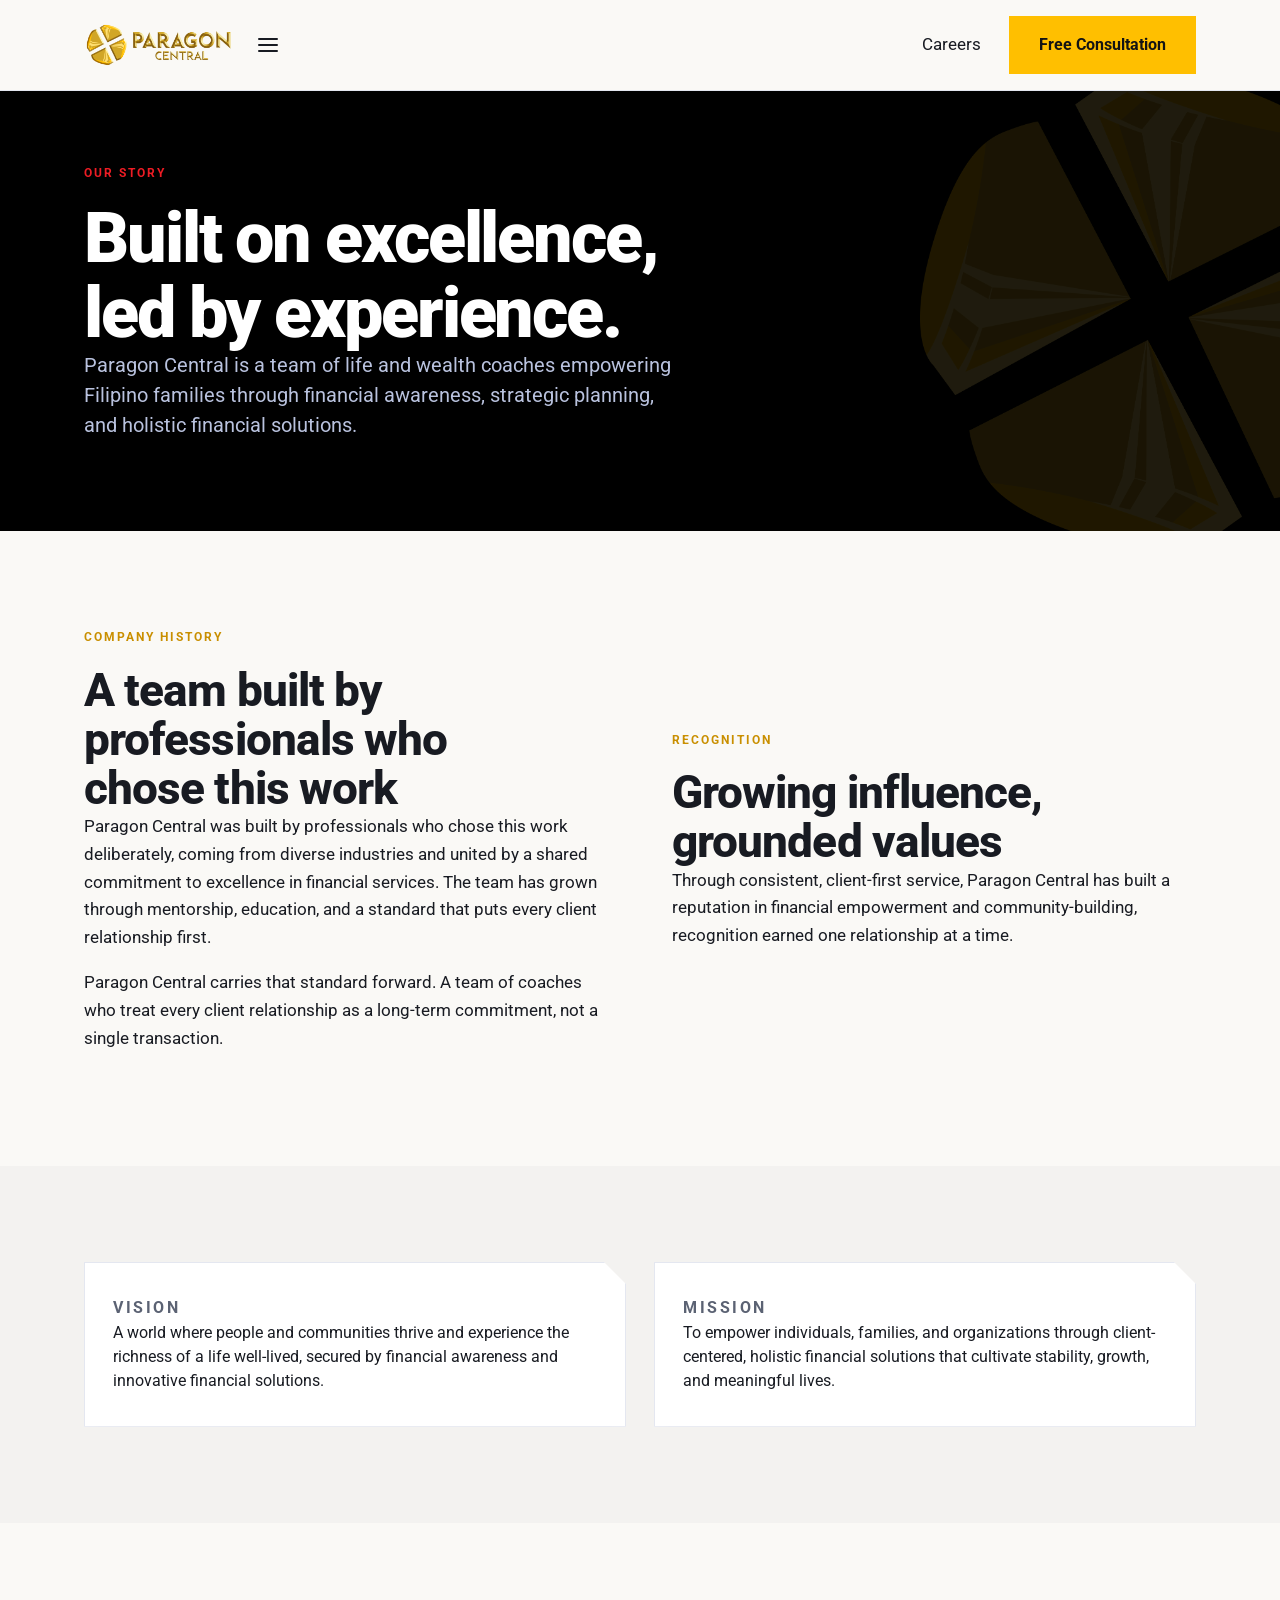
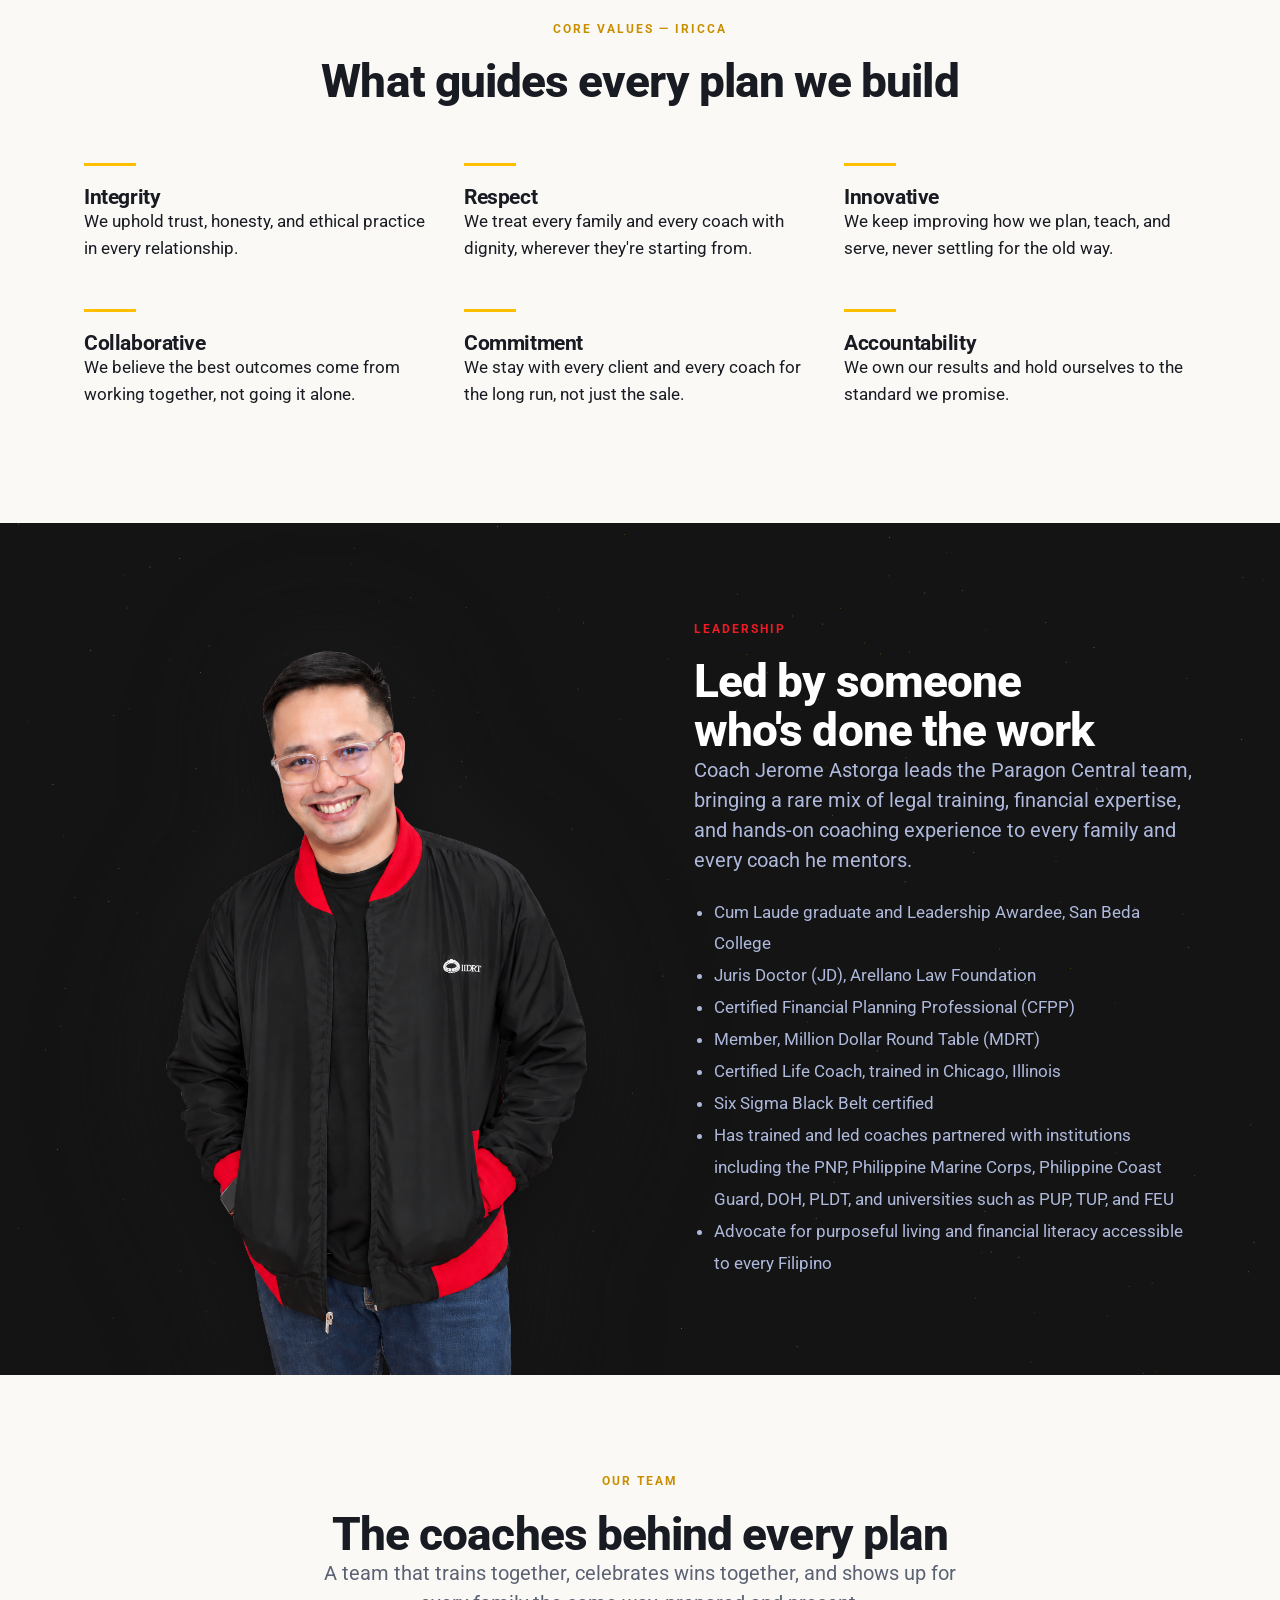
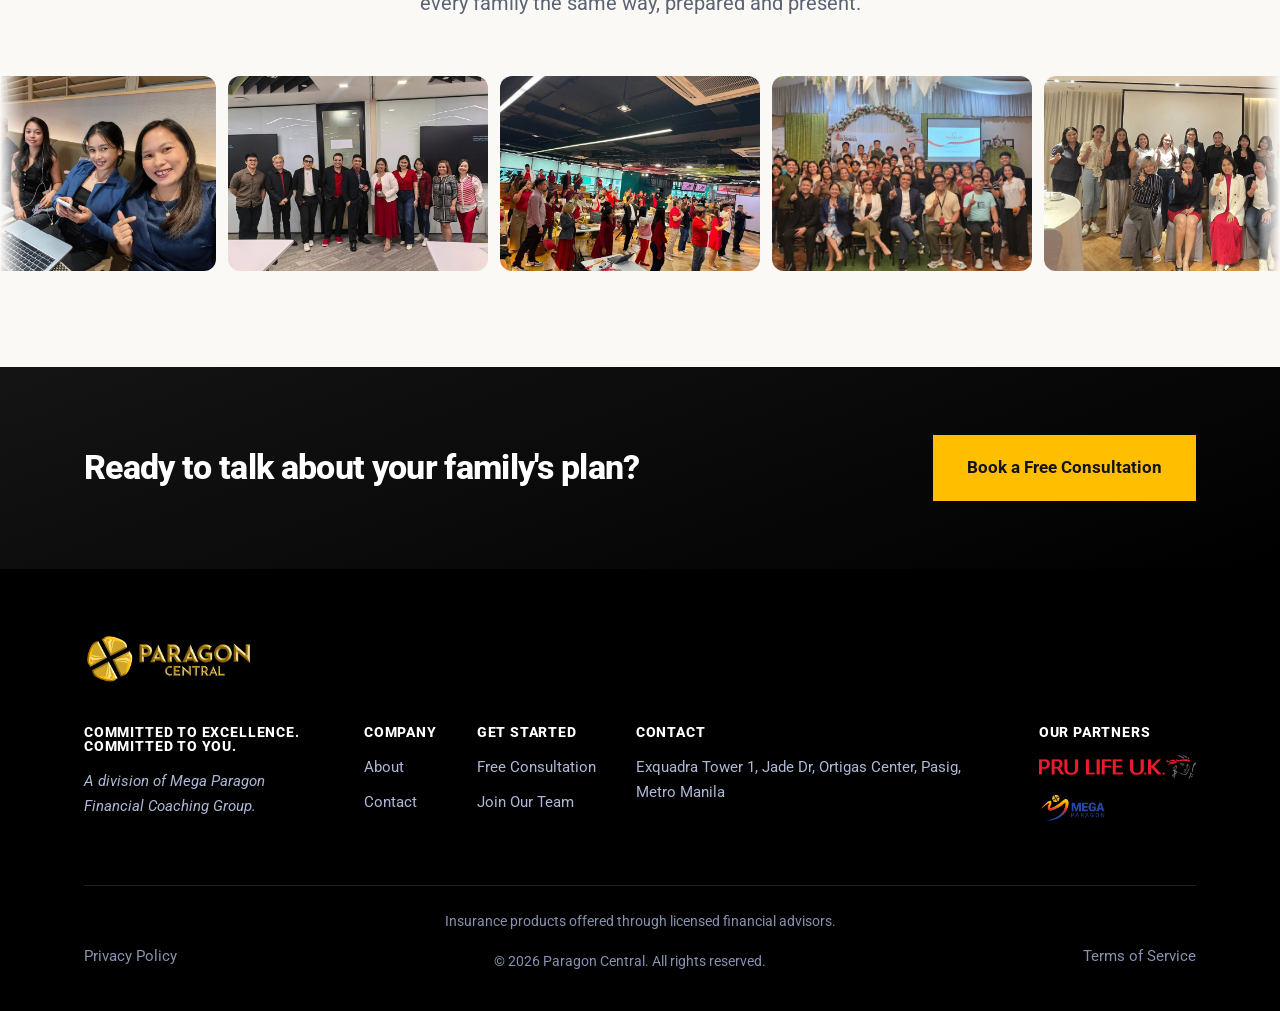
<file: about/index.html>
<!DOCTYPE html>
<html lang="en">
<head>
<meta charset="UTF-8">
<meta name="viewport" content="width=device-width, initial-scale=1.0">
<title>About Us | Paragon Central</title>
<meta name="description" content="Paragon Central is a team of life and wealth coaches empowering Filipino families through financial awareness and strategic planning.">
<link rel="preconnect" href="https://fonts.googleapis.com">
<link rel="preconnect" href="https://fonts.gstatic.com" crossorigin>
<link rel="stylesheet" href="https://fonts.googleapis.com/css2?family=Roboto:wght@400;500;700;900&display=swap">
<link rel="stylesheet" href="../css/style.css">
<link rel="canonical" href="https://paragoncentral.org/about/">
<meta property="og:type" content="website">
<meta property="og:site_name" content="Paragon Central">
<meta property="og:url" content="https://paragoncentral.org/about/">
<meta property="og:title" content="About Us | Paragon Central">
<meta property="og:description" content="Paragon Central is a team of life and wealth coaches empowering Filipino families through financial awareness and strategic planning.">
<meta property="og:image" content="https://paragoncentral.org/img/og-image.jpg">
<meta property="og:image:width" content="1200">
<meta property="og:image:height" content="630">
<meta name="twitter:card" content="summary_large_image">
<meta name="twitter:title" content="About Us | Paragon Central">
<meta name="twitter:description" content="Paragon Central is a team of life and wealth coaches empowering Filipino families through financial awareness and strategic planning.">
<meta name="twitter:image" content="https://paragoncentral.org/img/og-image.jpg">
<link rel="icon" href="../favicon.ico" sizes="any">
<link rel="icon" href="../img/favicon-32x32.png" type="image/png" sizes="32x32">
<link rel="icon" href="../img/favicon-16x16.png" type="image/png" sizes="16x16">
<link rel="apple-touch-icon" href="../img/apple-touch-icon.png">
</head>
<body>

<header class="site">
  <div class="wrap">
    <div class="brand-group">
      <a class="logo" href="../index.html"><img src="../img/logo-horizontal-gold.png" alt="Paragon Central"></a>
      <div class="left-menu">
        <button class="left-menu-toggle" aria-label="Toggle menu" aria-expanded="false">
          <svg viewBox="0 0 24 24" fill="none" stroke="currentColor" stroke-width="2" stroke-linecap="round"><path d="M3 6h18M3 12h18M3 18h18"/></svg>
        </button>
        <div class="left-menu-links">
          <a href="../index.html">Home</a>
          <a href="../about/">About</a>
          <a href="../contact/">Contact</a>
        </div>
      </div>
    </div>
    <div class="desktop-right">
      <a href="../careers/">Careers</a>
      <a class="btn btn-gold" href="../quote/">Free Consultation</a>
    </div>
    <nav class="main">
      <div class="nav-links">
        <a href="../index.html">Home</a>
        <a href="../about/">About</a>
        <a href="../contact/">Contact</a>
        <a href="../careers/">Careers</a>
        <a class="btn btn-gold" href="../quote/">Free Consultation</a>
      </div>
      <button class="nav-toggle" aria-label="Toggle menu" aria-expanded="false">
        <svg viewBox="0 0 24 24" fill="none" stroke="currentColor" stroke-width="2" stroke-linecap="round"><path d="M3 6h18M3 12h18M3 18h18"/></svg>
      </button>
    </nav>
  </div>
</header>

<section class="hero grain" style="padding:72px 0">
  <img class="hero-mark" src="../img/diamonds-mark.png" alt="" style="width:480px">
  <div class="wrap">
    <p class="eyebrow on-dark">Our Story</p>
    <h1 style="max-width:680px">Built on excellence, led by experience.</h1>
    <p class="lead" style="max-width:600px">Paragon Central is a team of life and wealth coaches empowering Filipino families through financial awareness, strategic planning, and holistic financial solutions.</p>
  </div>
</section>

<section>
  <div class="wrap">
    <div class="hero-grid" style="--cols:1fr 1fr;gap:64px">
      <div>
        <p class="eyebrow">Company History</p>
        <h2>A team built by professionals who chose this work</h2>
        <p>Paragon Central was built by professionals who chose this work deliberately, coming from diverse industries and united by a shared commitment to excellence in financial services. The team has grown through mentorship, education, and a standard that puts every client relationship first.</p>
        <p>Paragon Central carries that standard forward. A team of coaches who treat every client relationship as a long-term commitment, not a single transaction.</p>
      </div>
      <div>
        <p class="eyebrow">Recognition</p>
        <h2>Growing influence, grounded values</h2>
        <p>Through consistent, client-first service, Paragon Central has built a reputation in financial empowerment and community-building, recognition earned one relationship at a time.</p>
      </div>
    </div>
  </div>
</section>

<section class="section-tint">
  <div class="wrap">
    <div class="grid grid-2">
      <div class="card facet" style="background:var(--white)">
        <p class="eyebrow">Vision</p>
        <p class="lead" style="color:var(--ink);margin-bottom:0">A world where people and communities thrive and experience the richness of a life well-lived, secured by financial awareness and innovative financial solutions.</p>
      </div>
      <div class="card facet" style="background:var(--white)">
        <p class="eyebrow">Mission</p>
        <p class="lead" style="color:var(--ink);margin-bottom:0">To empower individuals, families, and organizations through client-centered, holistic financial solutions that cultivate stability, growth, and meaningful lives.</p>
      </div>
    </div>
  </div>
</section>

<section>
  <div class="wrap">
    <div class="section-head center">
      <p class="eyebrow" style="justify-content:center">Core Values — IRICCA</p>
      <h2>What guides every plan we build</h2>
    </div>
    <div class="grid grid-3">
      <div><div class="divider-gold"></div><h3>Integrity</h3><p>We uphold trust, honesty, and ethical practice in every relationship.</p></div>
      <div><div class="divider-gold"></div><h3>Respect</h3><p>We treat every family and every coach with dignity, wherever they're starting from.</p></div>
      <div><div class="divider-gold"></div><h3>Innovative</h3><p>We keep improving how we plan, teach, and serve, never settling for the old way.</p></div>
      <div><div class="divider-gold"></div><h3>Collaborative</h3><p>We believe the best outcomes come from working together, not going it alone.</p></div>
      <div><div class="divider-gold"></div><h3>Commitment</h3><p>We stay with every client and every coach for the long run, not just the sale.</p></div>
      <div><div class="divider-gold"></div><h3>Accountability</h3><p>We own our results and hold ourselves to the standard we promise.</p></div>
    </div>
  </div>
</section>

<section class="section-navy grain leadership-section" style="--muted:#AEB9DC;position:relative">
  <div class="flow-bg"></div>
  <div class="leader-portrait-wrap"><img class="leader-portrait" src="../img/coach-jerome-cutout.png" alt="Coach Jerome Astorga"></div>
  <div class="wrap" style="position:relative;z-index:1">
    <div class="leader-copy">
        <p class="eyebrow on-dark">Leadership</p>
        <h2>Led by someone who's done the work</h2>
        <p class="lead" style="margin-bottom:20px">Coach Jerome Astorga leads the Paragon Central team, bringing a rare mix of legal training, financial expertise, and hands-on coaching experience to every family and every coach he mentors.</p>
        <ul style="color:var(--muted);line-height:1.9;padding-left:20px;margin:0">
          <li>Cum Laude graduate and Leadership Awardee, San Beda College</li>
          <li>Juris Doctor (JD), Arellano Law Foundation</li>
          <li>Certified Financial Planning Professional (CFPP)</li>
          <li>Member, Million Dollar Round Table (MDRT)</li>
          <li>Certified Life Coach, trained in Chicago, Illinois</li>
          <li>Six Sigma Black Belt certified</li>
          <li>Has trained and led coaches partnered with institutions including the PNP, Philippine Marine Corps, Philippine Coast Guard, DOH, PLDT, and universities such as PUP, TUP, and FEU</li>
          <li>Advocate for purposeful living and financial literacy accessible to every Filipino</li>
        </ul>
    </div>
  </div>
</section>

<section>
  <div class="wrap">
    <div class="section-head center">
      <p class="eyebrow" style="justify-content:center">Our Team</p>
      <h2>The coaches behind every plan</h2>
      <p class="lead">A team that trains together, celebrates wins together, and shows up for every family the same way, prepared and present.</p>
    </div>
  </div>
  <div class="team-carousel">
    <figure><img src="../img/team-carousel-1.jpg" alt="Paragon Central team" loading="lazy"></figure>
    <figure><img src="../img/team-carousel-2.jpg" alt="Paragon Central team" loading="lazy"></figure>
    <figure><img src="../img/team-carousel-3.jpg" alt="Paragon Central team" loading="lazy"></figure>
    <figure><img src="../img/team-carousel-4.jpg" alt="Paragon Central team" loading="lazy"></figure>
    <figure><img src="../img/team-carousel-5.jpg" alt="Paragon Central team" loading="lazy"></figure>
    <figure><img src="../img/team-carousel-6.jpg" alt="Paragon Central team" loading="lazy"></figure>
    <figure><img src="../img/team-carousel-7.jpg" alt="Paragon Central team" loading="lazy"></figure>
    <figure><img src="../img/team-carousel-8.jpg" alt="Paragon Central team" loading="lazy"></figure>
    <figure><img src="../img/team-carousel-9.jpg" alt="Paragon Central team" loading="lazy"></figure>
    <figure><img src="../img/team-carousel-10.jpg" alt="Paragon Central team" loading="lazy"></figure>
    <figure><img src="../img/team-carousel-11.jpg" alt="Paragon Central team" loading="lazy"></figure>
    <figure><img src="../img/team-carousel-12.jpg" alt="Paragon Central team" loading="lazy"></figure>
    <figure><img src="../img/team-carousel-13.jpg" alt="Paragon Central team" loading="lazy"></figure>
    <figure><img src="../img/team-carousel-14.jpg" alt="Paragon Central team" loading="lazy"></figure>
    <figure><img src="../img/team-carousel-15.jpg" alt="Paragon Central team" loading="lazy"></figure>
  </div>
</section>

<div class="band">
  <div class="wrap">
    <h2>Ready to talk about your family's plan?</h2>
    <a class="btn btn-gold btn-lg" href="../quote/">Book a Free Consultation</a>
  </div>
</div>

<footer class="site">
  <div class="wrap">
    <a class="logo" href="../index.html"><img src="../img/logo-horizontal-gold.png" alt="Paragon Central"></a>
    <div class="grid">
      <div>
        <h4>Committed to Excellence. Committed to You.</h4>
        <p style="color:#AEB8D6;font-size:.94rem;max-width:280px;font-style:italic">A division of Mega Paragon Financial Coaching Group.</p>
      </div>
      <div>
        <h4>Company</h4>
        <a href="../about/">About</a>
        <a href="../contact/">Contact</a>
      </div>
      <div>
        <h4>Get Started</h4>
        <a href="../quote/">Free Consultation</a>
        <a href="../careers/">Join Our Team</a>
      </div>
      <div>
        <h4>Contact</h4>
        <a href="https://www.google.com/maps?q=Exquadra+Tower+1,+Jade+Dr,+Ortigas+Center,+Pasig,+Metro+Manila" target="_blank" rel="noopener">Exquadra Tower 1, Jade Dr, Ortigas Center, Pasig, Metro Manila</a>
      </div>
      <div>
        <h4>Our Partners</h4>
        <div style="display:flex;flex-direction:column;align-items:flex-start;gap:14px">
          <img src="../img/partner-prulife.png" alt="Pru Life U.K." style="height:24px;width:auto">
          <img src="../img/partner-mega-paragon.png" alt="Mega Paragon" style="height:30px;width:auto">
        </div>
      </div>
    </div>
    <div class="foot-bottom" style="flex-direction:column;align-items:center;gap:12px">
      <span>Insurance products offered through licensed financial advisors.</span>
      <div style="display:flex;justify-content:space-between;align-items:center;width:100%;flex-wrap:wrap;gap:12px">
        <a href="../privacy/" style="color:#8792B0;display:inline">Privacy Policy</a>
        <span>&copy; 2026 Paragon Central. All rights reserved.</span>
        <a href="../terms/" style="color:#8792B0;display:inline">Terms of Service</a>
      </div>
    </div>
  </div>
</footer>

<script src="../js/navtoggle.js" defer></script>
<script src="../js/flowfield.js" defer></script>
<script src="../js/cursor.js" defer></script>
<script src="../js/magnetic.js" defer></script>
<script src="../js/teamcarousel.js" defer></script>
</body>
</html>
</file>
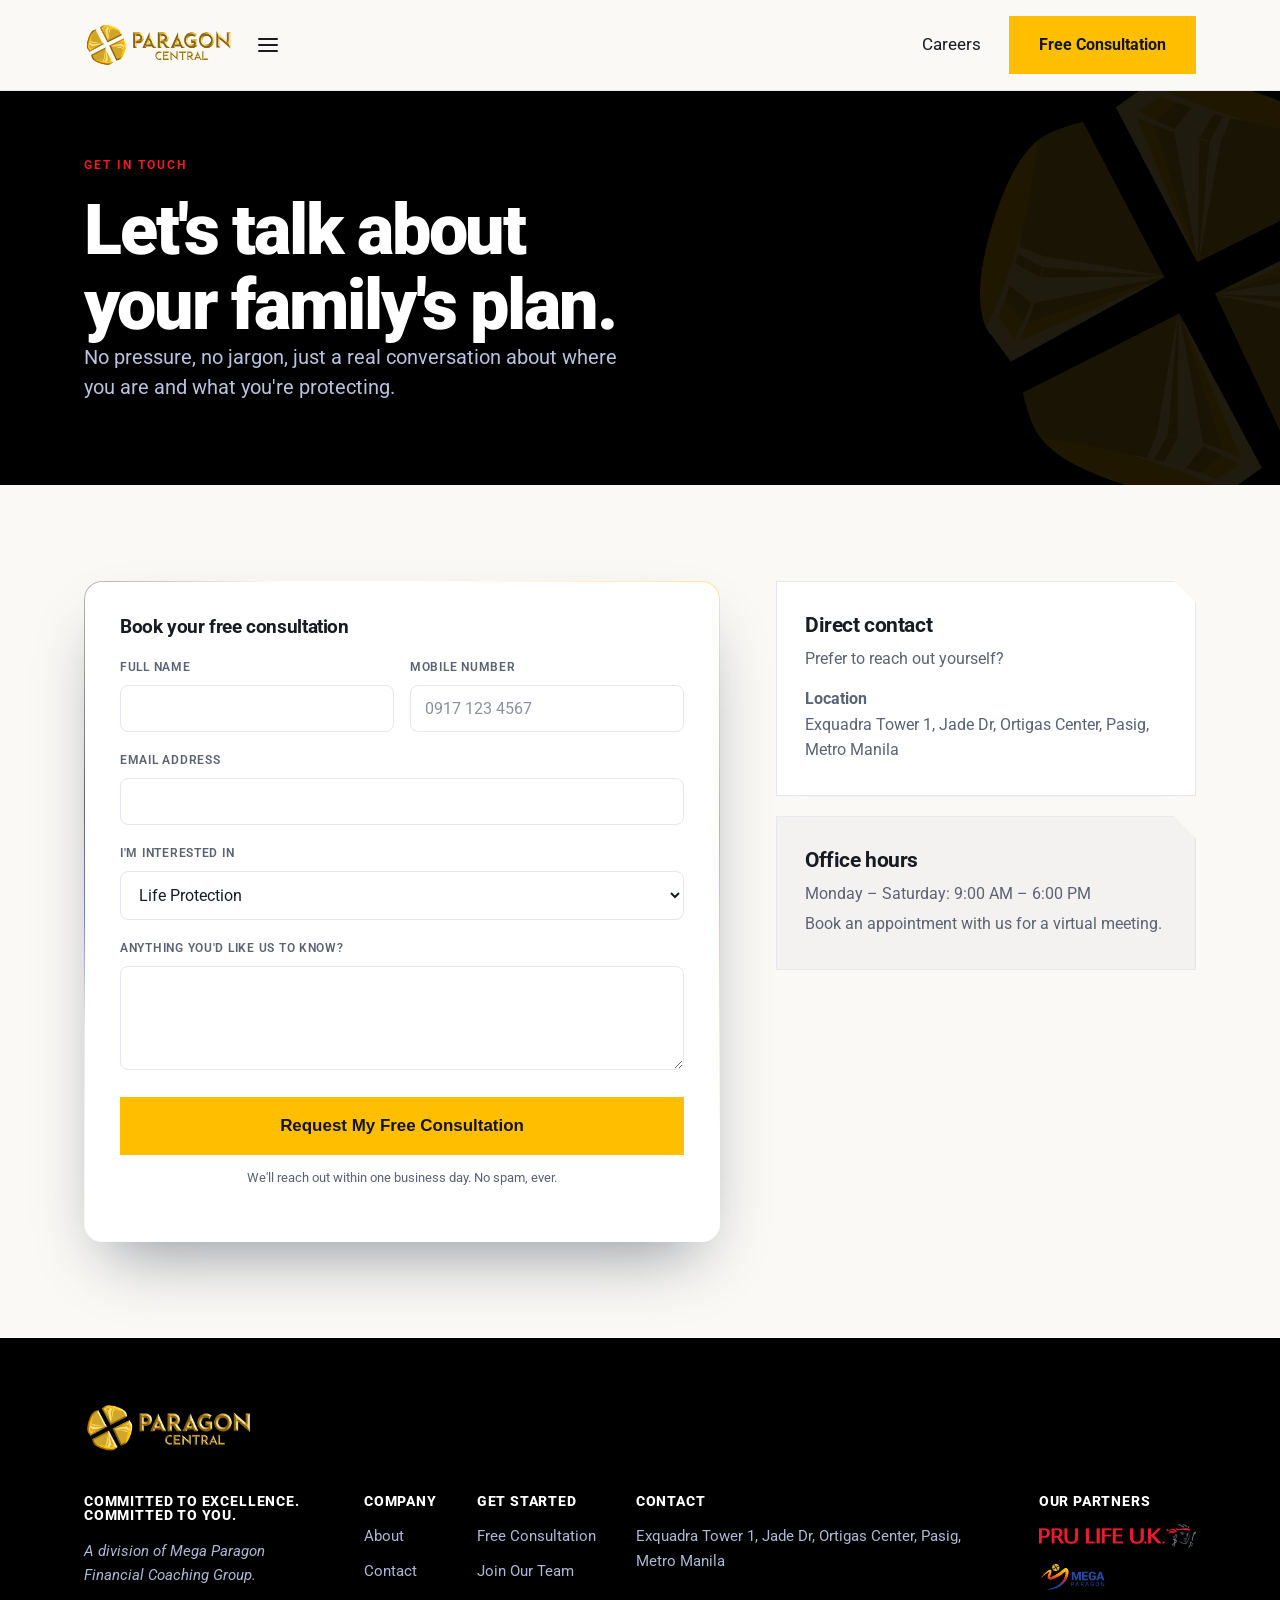
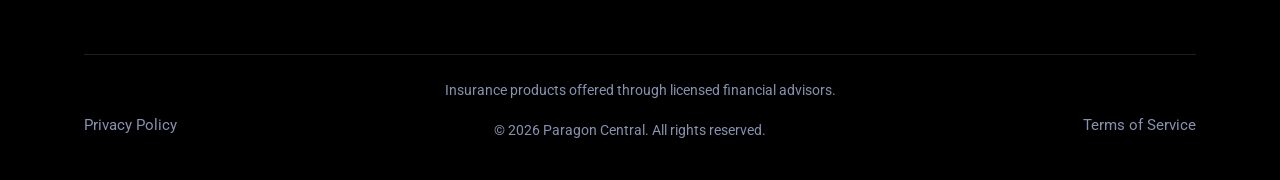
<file: contact/index.html>
<!DOCTYPE html>
<html lang="en">
<head>
<meta charset="UTF-8">
<meta name="viewport" content="width=device-width, initial-scale=1.0">
<title>Contact | Paragon Central</title>
<meta name="description" content="Book a free consultation with Paragon Central: life insurance, health plans, education funds, and retirement planning.">
<link rel="preconnect" href="https://fonts.googleapis.com">
<link rel="preconnect" href="https://fonts.gstatic.com" crossorigin>
<link rel="stylesheet" href="https://fonts.googleapis.com/css2?family=Roboto:wght@400;500;700;900&display=swap">
<link rel="stylesheet" href="../css/style.css">
<link rel="canonical" href="https://paragoncentral.org/contact/">
<meta property="og:type" content="website">
<meta property="og:site_name" content="Paragon Central">
<meta property="og:url" content="https://paragoncentral.org/contact/">
<meta property="og:title" content="Contact | Paragon Central">
<meta property="og:description" content="Book a free consultation with Paragon Central: life insurance, health plans, education funds, and retirement planning.">
<meta property="og:image" content="https://paragoncentral.org/img/og-image.jpg">
<meta property="og:image:width" content="1200">
<meta property="og:image:height" content="630">
<meta name="twitter:card" content="summary_large_image">
<meta name="twitter:title" content="Contact | Paragon Central">
<meta name="twitter:description" content="Book a free consultation with Paragon Central: life insurance, health plans, education funds, and retirement planning.">
<meta name="twitter:image" content="https://paragoncentral.org/img/og-image.jpg">
<link rel="icon" href="../favicon.ico" sizes="any">
<link rel="icon" href="../img/favicon-32x32.png" type="image/png" sizes="32x32">
<link rel="icon" href="../img/favicon-16x16.png" type="image/png" sizes="16x16">
<link rel="apple-touch-icon" href="../img/apple-touch-icon.png">
</head>
<body>

<header class="site">
  <div class="wrap">
    <div class="brand-group">
      <a class="logo" href="../index.html"><img src="../img/logo-horizontal-gold.png" alt="Paragon Central"></a>
      <div class="left-menu">
        <button class="left-menu-toggle" aria-label="Toggle menu" aria-expanded="false">
          <svg viewBox="0 0 24 24" fill="none" stroke="currentColor" stroke-width="2" stroke-linecap="round"><path d="M3 6h18M3 12h18M3 18h18"/></svg>
        </button>
        <div class="left-menu-links">
          <a href="../index.html">Home</a>
          <a href="../about/">About</a>
          <a href="../contact/">Contact</a>
        </div>
      </div>
    </div>
    <div class="desktop-right">
      <a href="../careers/">Careers</a>
      <a class="btn btn-gold" href="../quote/">Free Consultation</a>
    </div>
    <nav class="main">
      <div class="nav-links">
        <a href="../index.html">Home</a>
        <a href="../about/">About</a>
        <a href="../contact/">Contact</a>
        <a href="../careers/">Careers</a>
        <a class="btn btn-gold" href="../quote/">Free Consultation</a>
      </div>
      <button class="nav-toggle" aria-label="Toggle menu" aria-expanded="false">
        <svg viewBox="0 0 24 24" fill="none" stroke="currentColor" stroke-width="2" stroke-linecap="round"><path d="M3 6h18M3 12h18M3 18h18"/></svg>
      </button>
    </nav>
  </div>
</header>

<section class="hero grain" style="padding:64px 0">
  <img class="hero-mark" src="../img/diamonds-mark.png" alt="" style="width:420px">
  <div class="wrap">
    <p class="eyebrow on-dark">Get In Touch</p>
    <h1 style="max-width:600px">Let's talk about your family's plan.</h1>
    <p class="lead" style="max-width:560px">No pressure, no jargon, just a real conversation about where you are and what you're protecting.</p>
  </div>
</section>

<section>
  <div class="wrap">
    <div class="hero-grid" style="--cols:1fr 420px;align-items:start">
      <div class="form-card">
        <h3 style="margin-bottom:20px">Book your free consultation</h3>
        <form class="lead-form" data-form-type="sales">
          <div class="grid grid-2" style="gap:16px">
            <div class="field"><label for="name">Full name</label><input id="name" name="name" type="text" required></div>
            <div class="field"><label for="phone">Mobile number</label><input id="phone" name="phone" type="tel" inputmode="tel" autocomplete="tel" placeholder="0917 123 4567" pattern="([+]?63|0)?9[0-9]{2}( |-)?[0-9]{3}( |-)?[0-9]{4}" title="Enter a valid PH mobile number, e.g. 0917 123 4567" required></div>
          </div>
          <div class="field"><label for="email">Email address</label><input id="email" name="email" type="email" required></div>
          <div class="field">
            <label for="interest">I'm interested in</label>
            <select id="interest" name="interest">
              <option>Life Protection</option>
              <option>Critical Illness &amp; Health</option>
              <option>Accident &amp; Hospitalization</option>
              <option>Endowment</option>
              <option>Wealth Building</option>
              <option>Not sure yet, help me figure it out</option>
            </select>
          </div>
          <div class="field"><label for="message">Anything you'd like us to know?</label><textarea id="message" name="message" rows="4"></textarea></div>
          <button class="btn btn-gold btn-block btn-lg" type="submit">Request My Free Consultation</button>
          <p class="form-note">We'll reach out within one business day. No spam, ever.</p>
        </form>
      </div>
      <div>
        <div class="card facet" style="margin-bottom:20px">
          <h3>Direct contact</h3>
          <p class="muted" style="color:var(--muted);margin-bottom:14px">Prefer to reach out yourself?</p>
          <p style="margin-bottom:0"><strong>Location</strong><br>Exquadra Tower 1, Jade Dr, Ortigas Center, Pasig, Metro Manila</p>
        </div>
        <div class="card facet" style="background:var(--blue-50)">
          <h3>Office hours</h3>
          <p style="margin-bottom:4px">Monday – Saturday: 9:00 AM – 6:00 PM</p>
          <p style="margin-bottom:0;color:var(--muted)">Book an appointment with us for a virtual meeting.</p>
        </div>
      </div>
    </div>
  </div>
</section>


<footer class="site">
  <div class="wrap">
    <a class="logo" href="../index.html"><img src="../img/logo-horizontal-gold.png" alt="Paragon Central"></a>
    <div class="grid">
      <div>
        <h4>Committed to Excellence. Committed to You.</h4>
        <p style="color:#AEB8D6;font-size:.94rem;max-width:280px;font-style:italic">A division of Mega Paragon Financial Coaching Group.</p>
      </div>
      <div>
        <h4>Company</h4>
        <a href="../about/">About</a>
        <a href="../contact/">Contact</a>
      </div>
      <div>
        <h4>Get Started</h4>
        <a href="../quote/">Free Consultation</a>
        <a href="../careers/">Join Our Team</a>
      </div>
      <div>
        <h4>Contact</h4>
        <a href="https://www.google.com/maps?q=Exquadra+Tower+1,+Jade+Dr,+Ortigas+Center,+Pasig,+Metro+Manila" target="_blank" rel="noopener">Exquadra Tower 1, Jade Dr, Ortigas Center, Pasig, Metro Manila</a>
      </div>
      <div>
        <h4>Our Partners</h4>
        <div style="display:flex;flex-direction:column;align-items:flex-start;gap:14px">
          <img src="../img/partner-prulife.png" alt="Pru Life U.K." style="height:24px;width:auto">
          <img src="../img/partner-mega-paragon.png" alt="Mega Paragon" style="height:30px;width:auto">
        </div>
      </div>
    </div>
    <div class="foot-bottom" style="flex-direction:column;align-items:center;gap:12px">
      <span>Insurance products offered through licensed financial advisors.</span>
      <div style="display:flex;justify-content:space-between;align-items:center;width:100%;flex-wrap:wrap;gap:12px">
        <a href="../privacy/" style="color:#8792B0;display:inline">Privacy Policy</a>
        <span>&copy; 2026 Paragon Central. All rights reserved.</span>
        <a href="../terms/" style="color:#8792B0;display:inline">Terms of Service</a>
      </div>
    </div>
  </div>
</footer>

<script src="../js/navtoggle.js" defer></script>
<script src="../js/cursor.js" defer></script>
<script src="../js/leadform.js" defer></script>
<script src="../js/magnetic.js" defer></script>
</body>
</html>
</file>
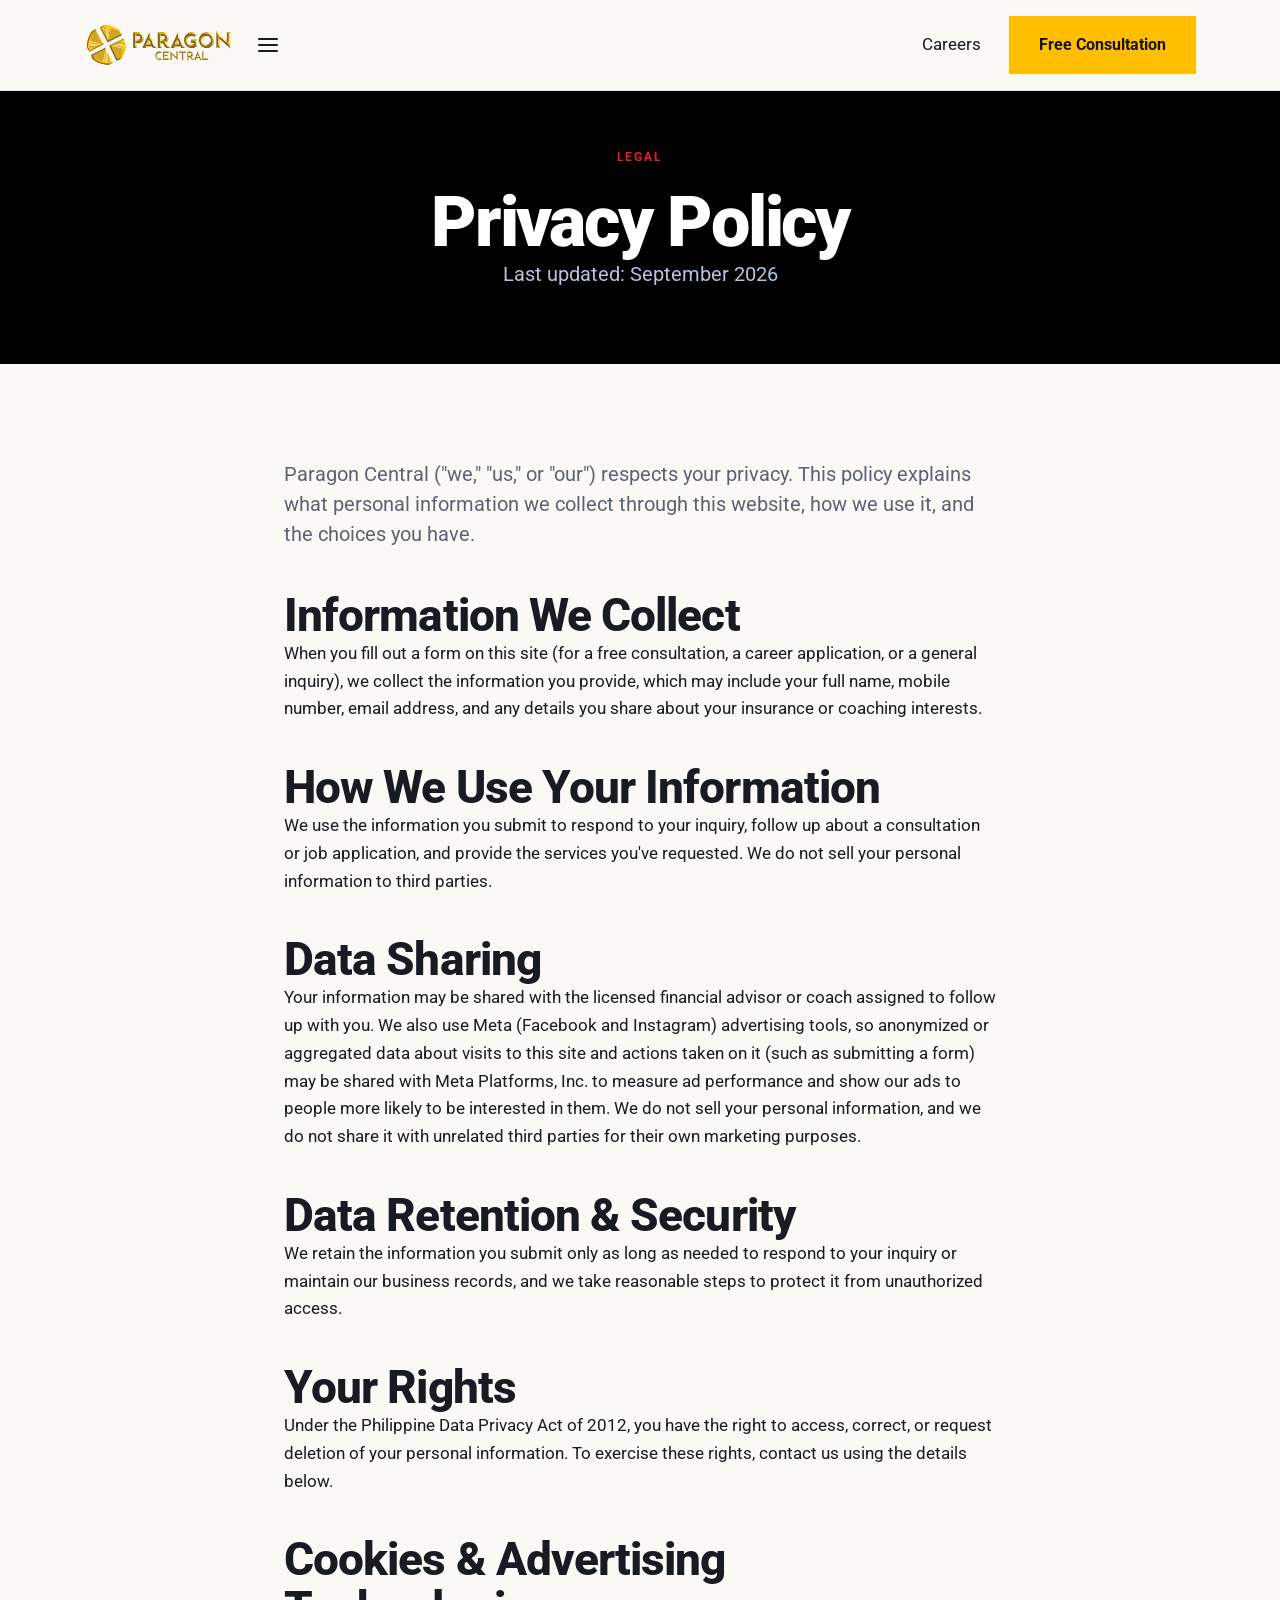
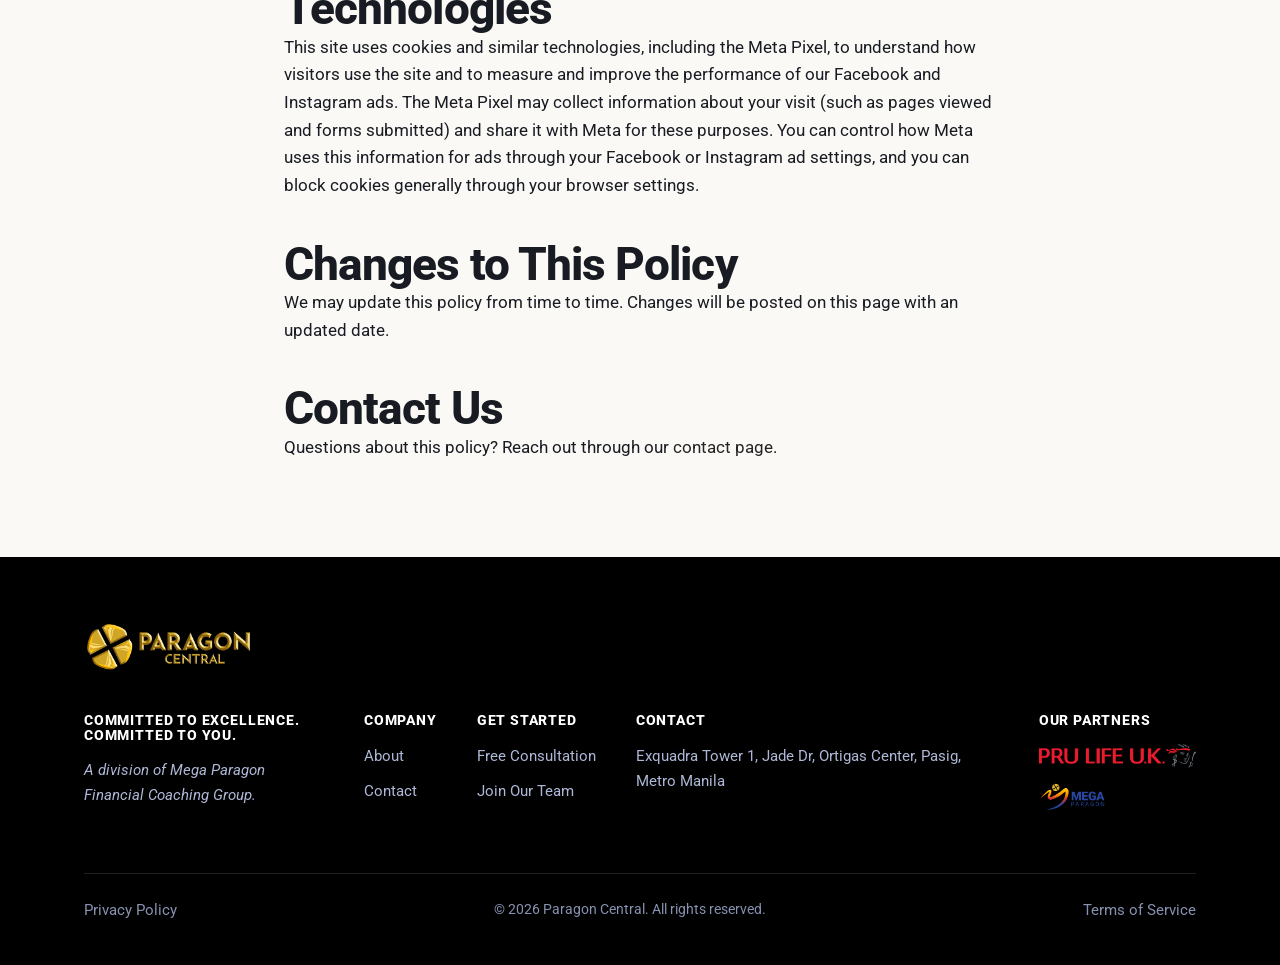
<file: privacy/index.html>
<!DOCTYPE html>
<html lang="en">
<head>
<meta charset="UTF-8">
<meta name="viewport" content="width=device-width, initial-scale=1.0">
<title>Privacy Policy | Paragon Central</title>
<meta name="description" content="How Paragon Central collects, uses, and protects your personal information.">
<link rel="preconnect" href="https://fonts.googleapis.com">
<link rel="preconnect" href="https://fonts.gstatic.com" crossorigin>
<link rel="stylesheet" href="https://fonts.googleapis.com/css2?family=Roboto:wght@400;500;700;900&display=swap">
<link rel="stylesheet" href="../css/style.css">
<link rel="canonical" href="https://paragoncentral.org/privacy/">
<meta property="og:type" content="website">
<meta property="og:site_name" content="Paragon Central">
<meta property="og:url" content="https://paragoncentral.org/privacy/">
<meta property="og:title" content="Privacy Policy | Paragon Central">
<meta property="og:description" content="How Paragon Central collects, uses, and protects your personal information.">
<meta property="og:image" content="https://paragoncentral.org/img/og-image.jpg">
<meta property="og:image:width" content="1200">
<meta property="og:image:height" content="630">
<meta name="twitter:card" content="summary_large_image">
<meta name="twitter:title" content="Privacy Policy | Paragon Central">
<meta name="twitter:description" content="How Paragon Central collects, uses, and protects your personal information.">
<meta name="twitter:image" content="https://paragoncentral.org/img/og-image.jpg">
<link rel="icon" href="../favicon.ico" sizes="any">
<link rel="icon" href="../img/favicon-32x32.png" type="image/png" sizes="32x32">
<link rel="icon" href="../img/favicon-16x16.png" type="image/png" sizes="16x16">
<link rel="apple-touch-icon" href="../img/apple-touch-icon.png">
</head>
<body>

<header class="site">
  <div class="wrap">
    <div class="brand-group">
      <a class="logo" href="../index.html"><img src="../img/logo-horizontal-gold.png" alt="Paragon Central"></a>
      <div class="left-menu">
        <button class="left-menu-toggle" aria-label="Toggle menu" aria-expanded="false">
          <svg viewBox="0 0 24 24" fill="none" stroke="currentColor" stroke-width="2" stroke-linecap="round"><path d="M3 6h18M3 12h18M3 18h18"/></svg>
        </button>
        <div class="left-menu-links">
          <a href="../index.html">Home</a>
          <a href="../about/">About</a>
          <a href="../contact/">Contact</a>
        </div>
      </div>
    </div>
    <div class="desktop-right">
      <a href="../careers/">Careers</a>
      <a class="btn btn-gold" href="../quote/">Free Consultation</a>
    </div>
    <nav class="main">
      <div class="nav-links">
        <a href="../index.html">Home</a>
        <a href="../about/">About</a>
        <a href="../contact/">Contact</a>
        <a href="../careers/">Careers</a>
        <a class="btn btn-gold" href="../quote/">Free Consultation</a>
      </div>
      <button class="nav-toggle" aria-label="Toggle menu" aria-expanded="false">
        <svg viewBox="0 0 24 24" fill="none" stroke="currentColor" stroke-width="2" stroke-linecap="round"><path d="M3 6h18M3 12h18M3 18h18"/></svg>
      </button>
    </nav>
  </div>
</header>

<section class="hero grain" style="padding:56px 0">
  <div class="wrap" style="text-align:center">
    <p class="eyebrow on-dark" style="justify-content:center">Legal</p>
    <h1 style="max-width:600px;margin-left:auto;margin-right:auto">Privacy Policy</h1>
    <p class="lead" style="max-width:560px;margin-left:auto;margin-right:auto">Last updated: September 2026</p>
  </div>
</section>

<section>
  <div class="wrap" style="max-width:760px">
    <p class="lead">Paragon Central ("we," "us," or "our") respects your privacy. This policy explains what personal information we collect through this website, how we use it, and the choices you have.</p>

    <h2 style="margin-top:40px">Information We Collect</h2>
    <p>When you fill out a form on this site (for a free consultation, a career application, or a general inquiry), we collect the information you provide, which may include your full name, mobile number, email address, and any details you share about your insurance or coaching interests.</p>

    <h2 style="margin-top:40px">How We Use Your Information</h2>
    <p>We use the information you submit to respond to your inquiry, follow up about a consultation or job application, and provide the services you've requested. We do not sell your personal information to third parties.</p>

    <h2 style="margin-top:40px">Data Sharing</h2>
    <p>Your information may be shared with the licensed financial advisor or coach assigned to follow up with you. We also use Meta (Facebook and Instagram) advertising tools, so anonymized or aggregated data about visits to this site and actions taken on it (such as submitting a form) may be shared with Meta Platforms, Inc. to measure ad performance and show our ads to people more likely to be interested in them. We do not sell your personal information, and we do not share it with unrelated third parties for their own marketing purposes.</p>

    <h2 style="margin-top:40px">Data Retention &amp; Security</h2>
    <p>We retain the information you submit only as long as needed to respond to your inquiry or maintain our business records, and we take reasonable steps to protect it from unauthorized access.</p>

    <h2 style="margin-top:40px">Your Rights</h2>
    <p>Under the Philippine Data Privacy Act of 2012, you have the right to access, correct, or request deletion of your personal information. To exercise these rights, contact us using the details below.</p>

    <h2 style="margin-top:40px">Cookies &amp; Advertising Technologies</h2>
    <p>This site uses cookies and similar technologies, including the Meta Pixel, to understand how visitors use the site and to measure and improve the performance of our Facebook and Instagram ads. The Meta Pixel may collect information about your visit (such as pages viewed and forms submitted) and share it with Meta for these purposes. You can control how Meta uses this information for ads through your Facebook or Instagram ad settings, and you can block cookies generally through your browser settings.</p>

    <h2 style="margin-top:40px">Changes to This Policy</h2>
    <p>We may update this policy from time to time. Changes will be posted on this page with an updated date.</p>

    <h2 style="margin-top:40px">Contact Us</h2>
    <p style="margin-bottom:0">Questions about this policy? Reach out through our <a href="../contact/" style="color:var(--blue)">contact page</a>.</p>
  </div>
</section>

<footer class="site">
  <div class="wrap">
    <a class="logo" href="../index.html"><img src="../img/logo-horizontal-gold.png" alt="Paragon Central"></a>
    <div class="grid">
      <div>
        <h4>Committed to Excellence. Committed to You.</h4>
        <p style="color:#AEB8D6;font-size:.94rem;max-width:280px;font-style:italic">A division of Mega Paragon Financial Coaching Group.</p>
      </div>
      <div>
        <h4>Company</h4>
        <a href="../about/">About</a>
        <a href="../contact/">Contact</a>
      </div>
      <div>
        <h4>Get Started</h4>
        <a href="../quote/">Free Consultation</a>
        <a href="../careers/">Join Our Team</a>
      </div>
      <div>
        <h4>Contact</h4>
        <a href="https://www.google.com/maps?q=Exquadra+Tower+1,+Jade+Dr,+Ortigas+Center,+Pasig,+Metro+Manila" target="_blank" rel="noopener">Exquadra Tower 1, Jade Dr, Ortigas Center, Pasig, Metro Manila</a>
      </div>
      <div>
        <h4>Our Partners</h4>
        <div style="display:flex;flex-direction:column;align-items:flex-start;gap:14px">
          <img src="../img/partner-prulife.png" alt="Pru Life U.K." style="height:24px;width:auto">
          <img src="../img/partner-mega-paragon.png" alt="Mega Paragon" style="height:30px;width:auto">
        </div>
      </div>
    </div>
    <div class="foot-bottom">
      <a href="../privacy/" style="color:#8792B0;display:inline">Privacy Policy</a>
      <span>&copy; 2026 Paragon Central. All rights reserved.</span>
      <a href="../terms/" style="color:#8792B0;display:inline">Terms of Service</a>
    </div>
  </div>
</footer>

<script src="../js/navtoggle.js" defer></script>
<script src="../js/cursor.js" defer></script>
<script src="../js/magnetic.js" defer></script>
</body>
</html>
</file>
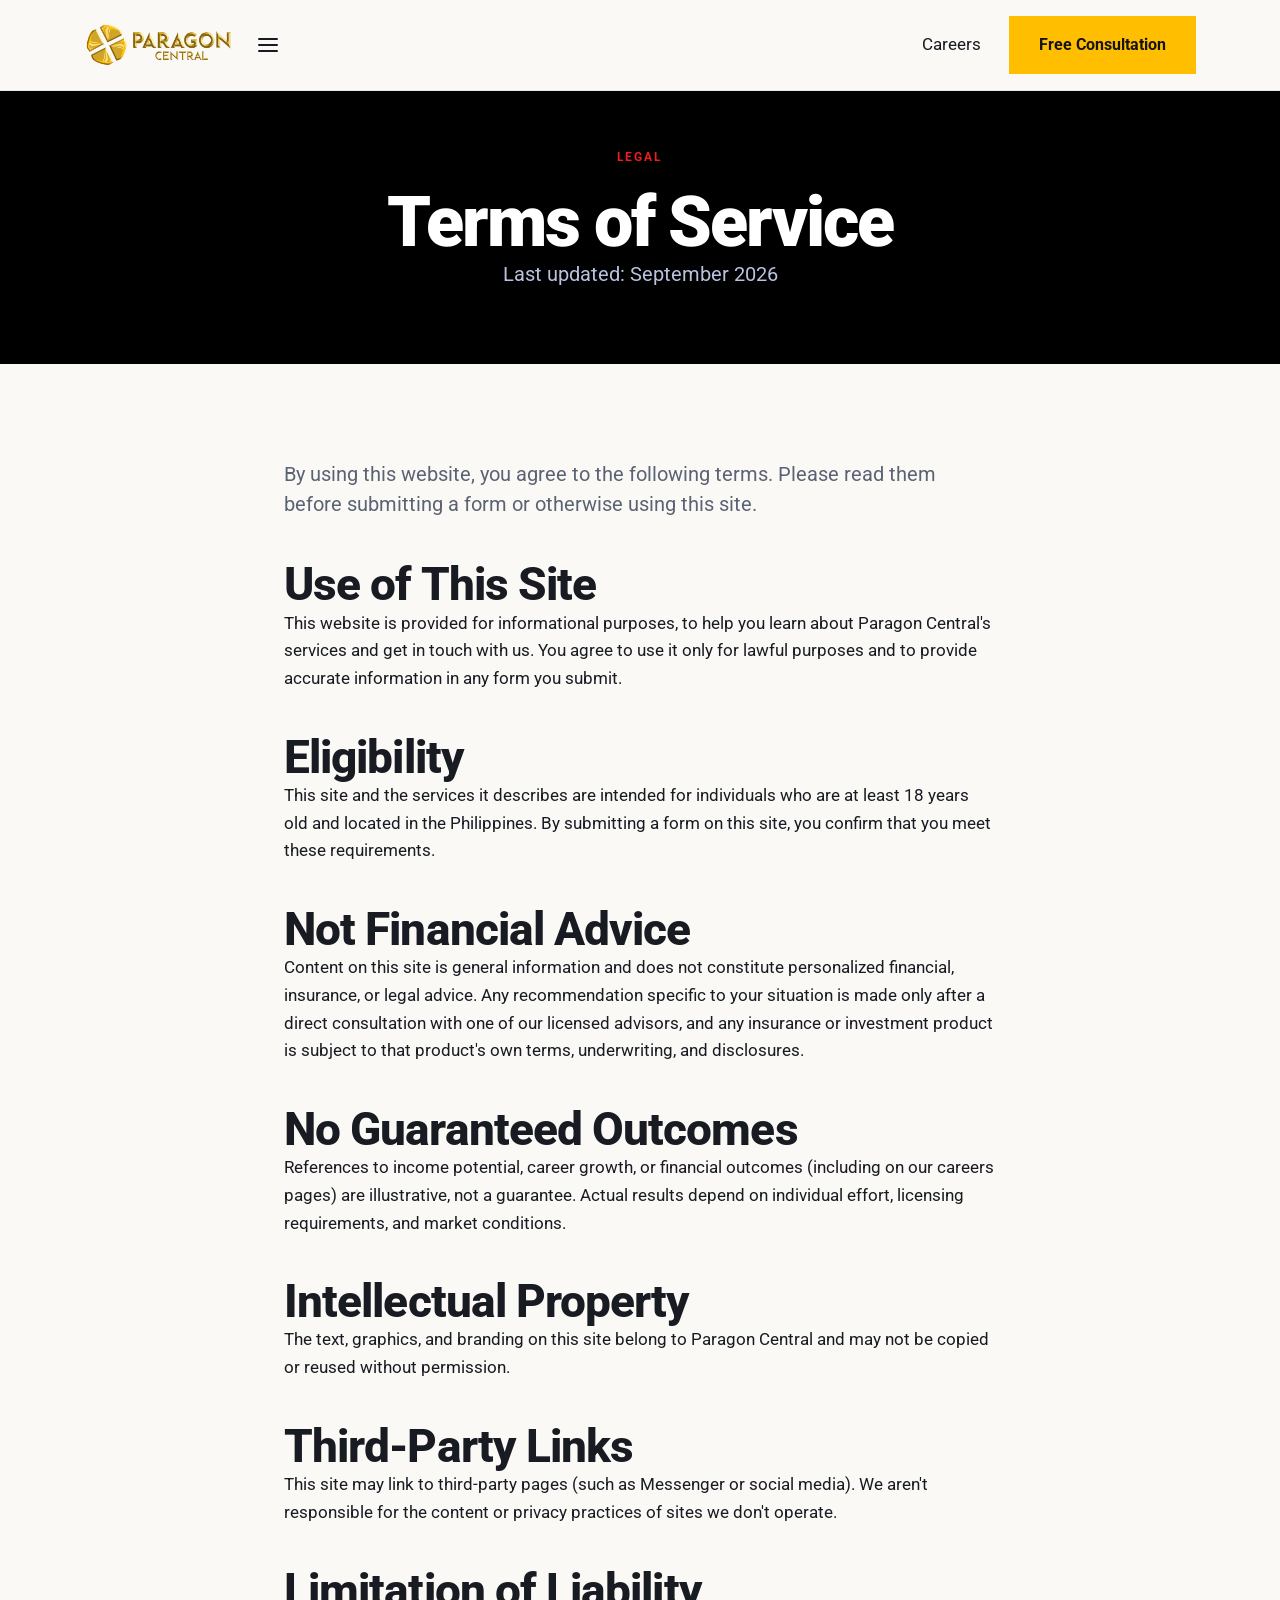
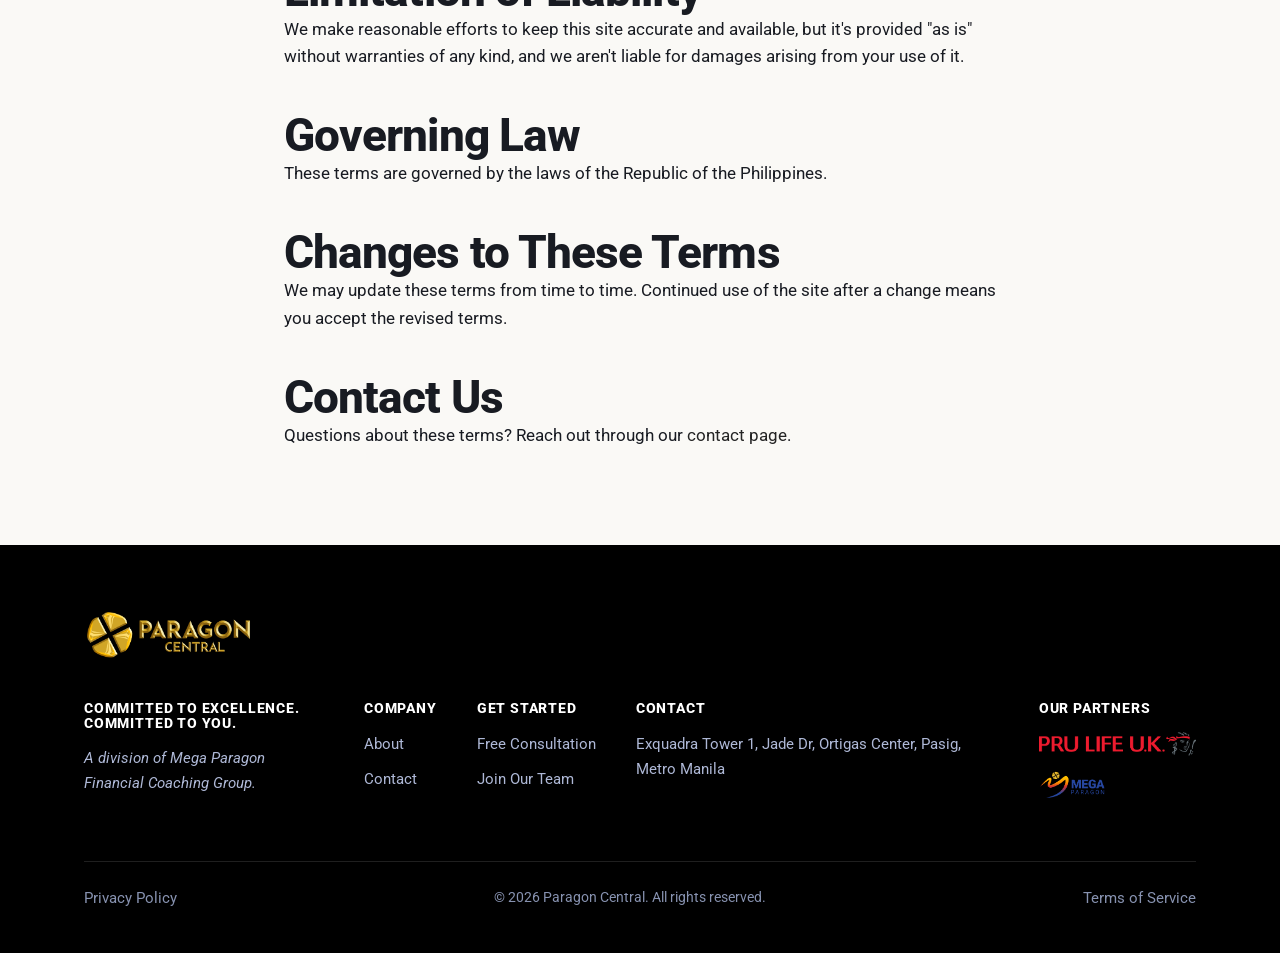
<file: terms/index.html>
<!DOCTYPE html>
<html lang="en">
<head>
<meta charset="UTF-8">
<meta name="viewport" content="width=device-width, initial-scale=1.0">
<title>Terms of Service | Paragon Central</title>
<meta name="description" content="Terms of service for using the Paragon Central website.">
<link rel="preconnect" href="https://fonts.googleapis.com">
<link rel="preconnect" href="https://fonts.gstatic.com" crossorigin>
<link rel="stylesheet" href="https://fonts.googleapis.com/css2?family=Roboto:wght@400;500;700;900&display=swap">
<link rel="stylesheet" href="../css/style.css">
<link rel="canonical" href="https://paragoncentral.org/terms/">
<meta property="og:type" content="website">
<meta property="og:site_name" content="Paragon Central">
<meta property="og:url" content="https://paragoncentral.org/terms/">
<meta property="og:title" content="Terms of Service | Paragon Central">
<meta property="og:description" content="Terms of service for using the Paragon Central website.">
<meta property="og:image" content="https://paragoncentral.org/img/og-image.jpg">
<meta property="og:image:width" content="1200">
<meta property="og:image:height" content="630">
<meta name="twitter:card" content="summary_large_image">
<meta name="twitter:title" content="Terms of Service | Paragon Central">
<meta name="twitter:description" content="Terms of service for using the Paragon Central website.">
<meta name="twitter:image" content="https://paragoncentral.org/img/og-image.jpg">
<link rel="icon" href="../favicon.ico" sizes="any">
<link rel="icon" href="../img/favicon-32x32.png" type="image/png" sizes="32x32">
<link rel="icon" href="../img/favicon-16x16.png" type="image/png" sizes="16x16">
<link rel="apple-touch-icon" href="../img/apple-touch-icon.png">
</head>
<body>

<header class="site">
  <div class="wrap">
    <div class="brand-group">
      <a class="logo" href="../index.html"><img src="../img/logo-horizontal-gold.png" alt="Paragon Central"></a>
      <div class="left-menu">
        <button class="left-menu-toggle" aria-label="Toggle menu" aria-expanded="false">
          <svg viewBox="0 0 24 24" fill="none" stroke="currentColor" stroke-width="2" stroke-linecap="round"><path d="M3 6h18M3 12h18M3 18h18"/></svg>
        </button>
        <div class="left-menu-links">
          <a href="../index.html">Home</a>
          <a href="../about/">About</a>
          <a href="../contact/">Contact</a>
        </div>
      </div>
    </div>
    <div class="desktop-right">
      <a href="../careers/">Careers</a>
      <a class="btn btn-gold" href="../quote/">Free Consultation</a>
    </div>
    <nav class="main">
      <div class="nav-links">
        <a href="../index.html">Home</a>
        <a href="../about/">About</a>
        <a href="../contact/">Contact</a>
        <a href="../careers/">Careers</a>
        <a class="btn btn-gold" href="../quote/">Free Consultation</a>
      </div>
      <button class="nav-toggle" aria-label="Toggle menu" aria-expanded="false">
        <svg viewBox="0 0 24 24" fill="none" stroke="currentColor" stroke-width="2" stroke-linecap="round"><path d="M3 6h18M3 12h18M3 18h18"/></svg>
      </button>
    </nav>
  </div>
</header>

<section class="hero grain" style="padding:56px 0">
  <div class="wrap" style="text-align:center">
    <p class="eyebrow on-dark" style="justify-content:center">Legal</p>
    <h1 style="max-width:600px;margin-left:auto;margin-right:auto">Terms of Service</h1>
    <p class="lead" style="max-width:560px;margin-left:auto;margin-right:auto">Last updated: September 2026</p>
  </div>
</section>

<section>
  <div class="wrap" style="max-width:760px">
    <p class="lead">By using this website, you agree to the following terms. Please read them before submitting a form or otherwise using this site.</p>

    <h2 style="margin-top:40px">Use of This Site</h2>
    <p>This website is provided for informational purposes, to help you learn about Paragon Central's services and get in touch with us. You agree to use it only for lawful purposes and to provide accurate information in any form you submit.</p>

    <h2 style="margin-top:40px">Eligibility</h2>
    <p>This site and the services it describes are intended for individuals who are at least 18 years old and located in the Philippines. By submitting a form on this site, you confirm that you meet these requirements.</p>

    <h2 style="margin-top:40px">Not Financial Advice</h2>
    <p>Content on this site is general information and does not constitute personalized financial, insurance, or legal advice. Any recommendation specific to your situation is made only after a direct consultation with one of our licensed advisors, and any insurance or investment product is subject to that product's own terms, underwriting, and disclosures.</p>

    <h2 style="margin-top:40px">No Guaranteed Outcomes</h2>
    <p>References to income potential, career growth, or financial outcomes (including on our careers pages) are illustrative, not a guarantee. Actual results depend on individual effort, licensing requirements, and market conditions.</p>

    <h2 style="margin-top:40px">Intellectual Property</h2>
    <p>The text, graphics, and branding on this site belong to Paragon Central and may not be copied or reused without permission.</p>

    <h2 style="margin-top:40px">Third-Party Links</h2>
    <p>This site may link to third-party pages (such as Messenger or social media). We aren't responsible for the content or privacy practices of sites we don't operate.</p>

    <h2 style="margin-top:40px">Limitation of Liability</h2>
    <p>We make reasonable efforts to keep this site accurate and available, but it's provided "as is" without warranties of any kind, and we aren't liable for damages arising from your use of it.</p>

    <h2 style="margin-top:40px">Governing Law</h2>
    <p>These terms are governed by the laws of the Republic of the Philippines.</p>

    <h2 style="margin-top:40px">Changes to These Terms</h2>
    <p>We may update these terms from time to time. Continued use of the site after a change means you accept the revised terms.</p>

    <h2 style="margin-top:40px">Contact Us</h2>
    <p style="margin-bottom:0">Questions about these terms? Reach out through our <a href="../contact/" style="color:var(--blue)">contact page</a>.</p>
  </div>
</section>

<footer class="site">
  <div class="wrap">
    <a class="logo" href="../index.html"><img src="../img/logo-horizontal-gold.png" alt="Paragon Central"></a>
    <div class="grid">
      <div>
        <h4>Committed to Excellence. Committed to You.</h4>
        <p style="color:#AEB8D6;font-size:.94rem;max-width:280px;font-style:italic">A division of Mega Paragon Financial Coaching Group.</p>
      </div>
      <div>
        <h4>Company</h4>
        <a href="../about/">About</a>
        <a href="../contact/">Contact</a>
      </div>
      <div>
        <h4>Get Started</h4>
        <a href="../quote/">Free Consultation</a>
        <a href="../careers/">Join Our Team</a>
      </div>
      <div>
        <h4>Contact</h4>
        <a href="https://www.google.com/maps?q=Exquadra+Tower+1,+Jade+Dr,+Ortigas+Center,+Pasig,+Metro+Manila" target="_blank" rel="noopener">Exquadra Tower 1, Jade Dr, Ortigas Center, Pasig, Metro Manila</a>
      </div>
      <div>
        <h4>Our Partners</h4>
        <div style="display:flex;flex-direction:column;align-items:flex-start;gap:14px">
          <img src="../img/partner-prulife.png" alt="Pru Life U.K." style="height:24px;width:auto">
          <img src="../img/partner-mega-paragon.png" alt="Mega Paragon" style="height:30px;width:auto">
        </div>
      </div>
    </div>
    <div class="foot-bottom">
      <a href="../privacy/" style="color:#8792B0;display:inline">Privacy Policy</a>
      <span>&copy; 2026 Paragon Central. All rights reserved.</span>
      <a href="../terms/" style="color:#8792B0;display:inline">Terms of Service</a>
    </div>
  </div>
</footer>

<script src="../js/navtoggle.js" defer></script>
<script src="../js/cursor.js" defer></script>
<script src="../js/magnetic.js" defer></script>
</body>
</html>
</file>
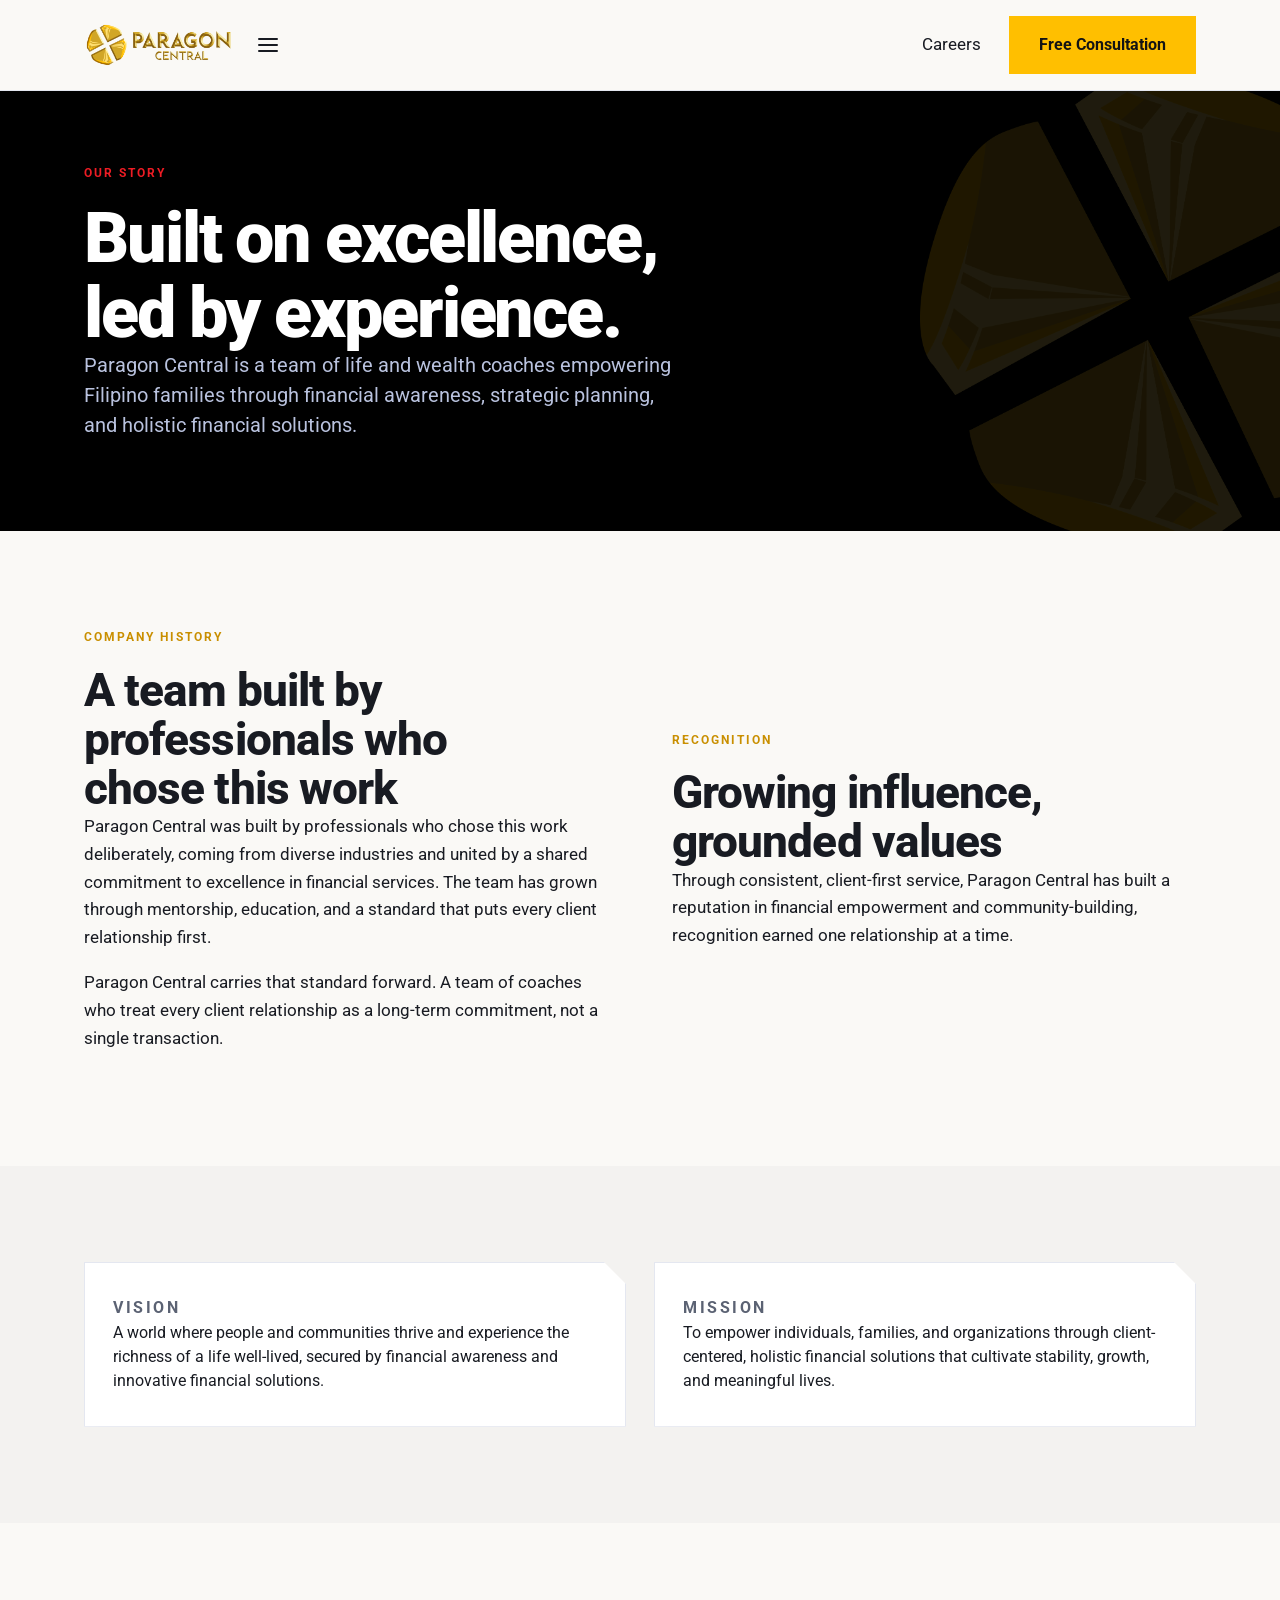
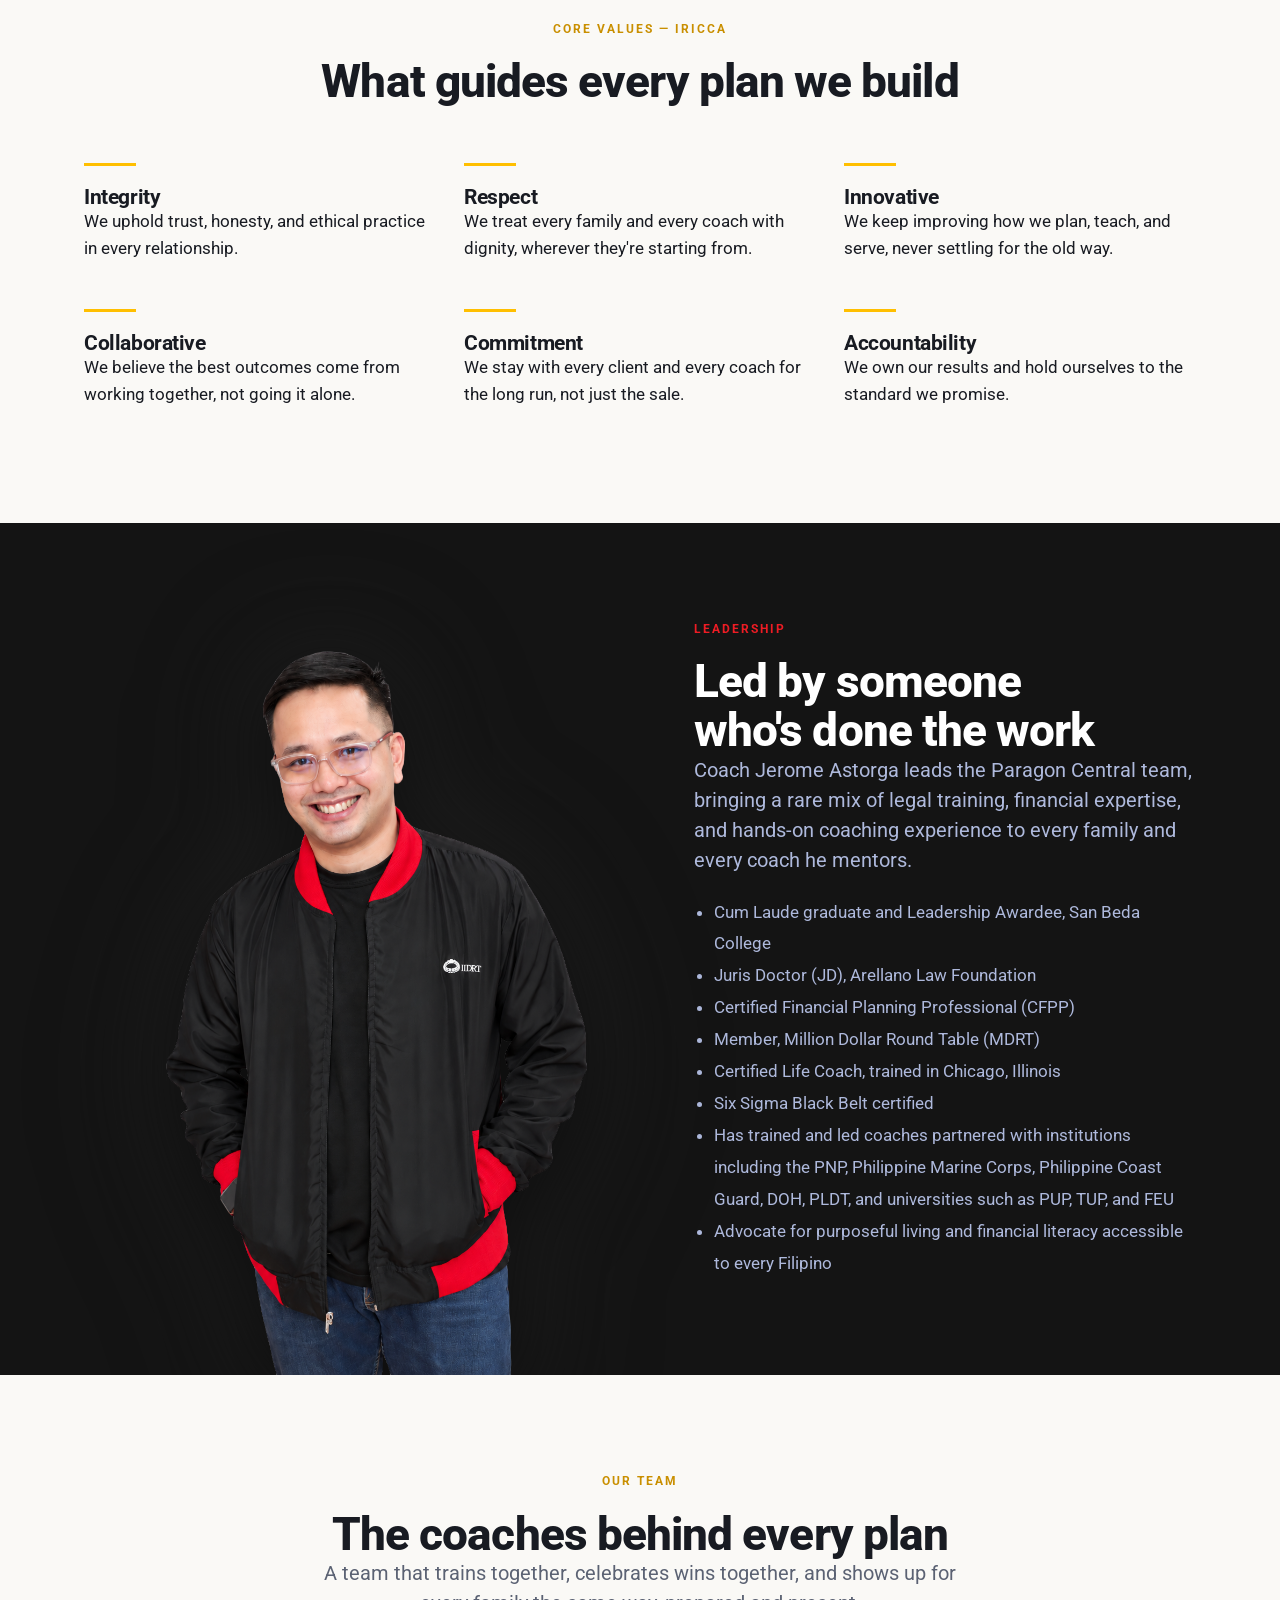
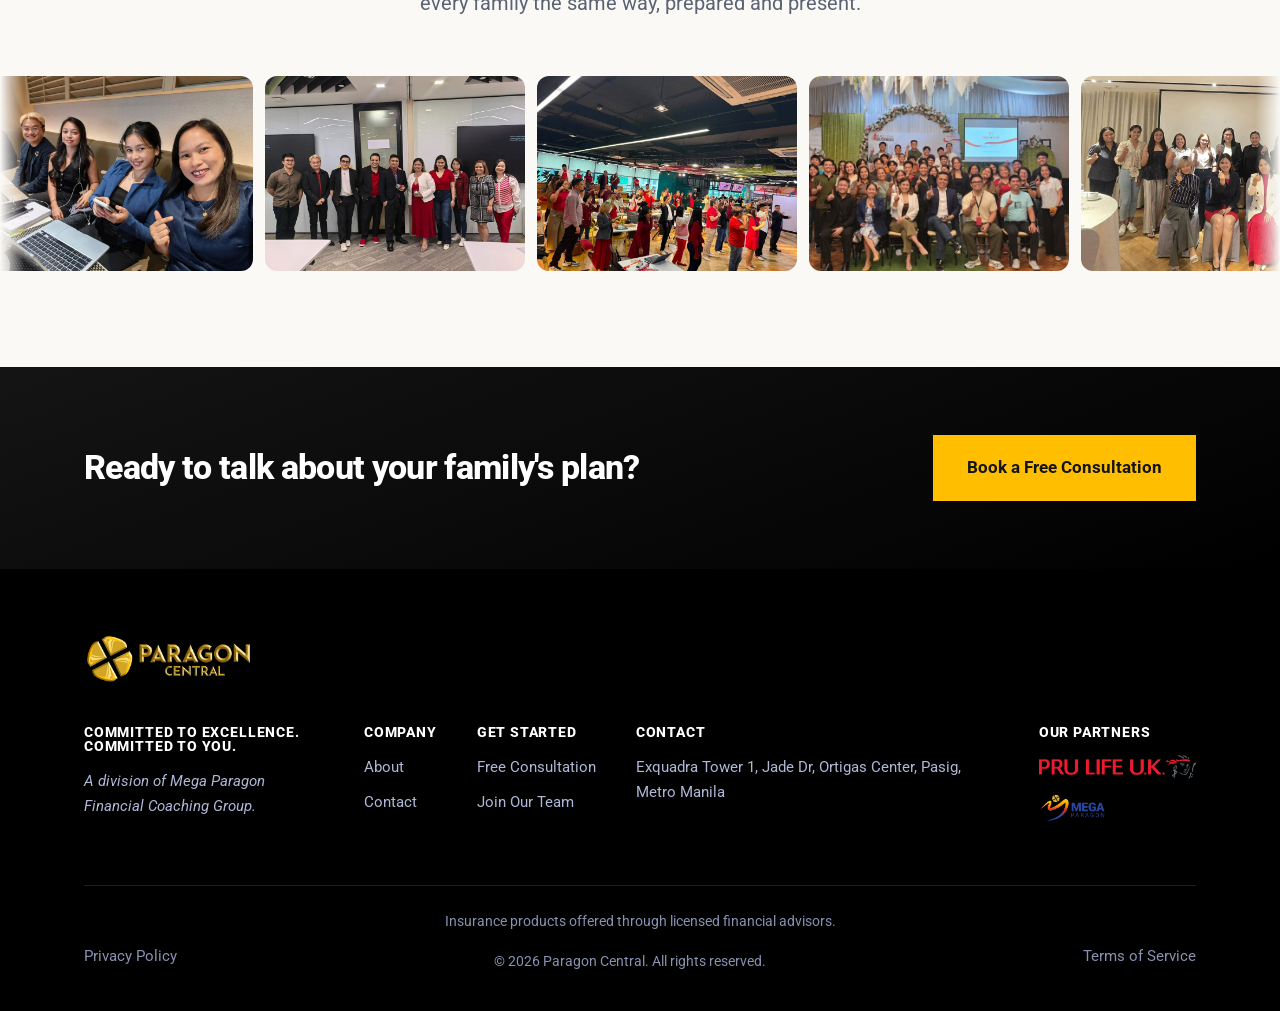
<file: about.html>
<!DOCTYPE html>
<html lang="en">
<head>
<meta charset="UTF-8">
<meta http-equiv="refresh" content="0; url=/about/">
<link rel="canonical" href="https://paragoncentral.org/about/">
<title>Redirecting… | Paragon Central</title>
</head>
<body>
<p>This page has moved. <a href="/about/">Continue to About</a>.</p>
</body>
</html>
</file>
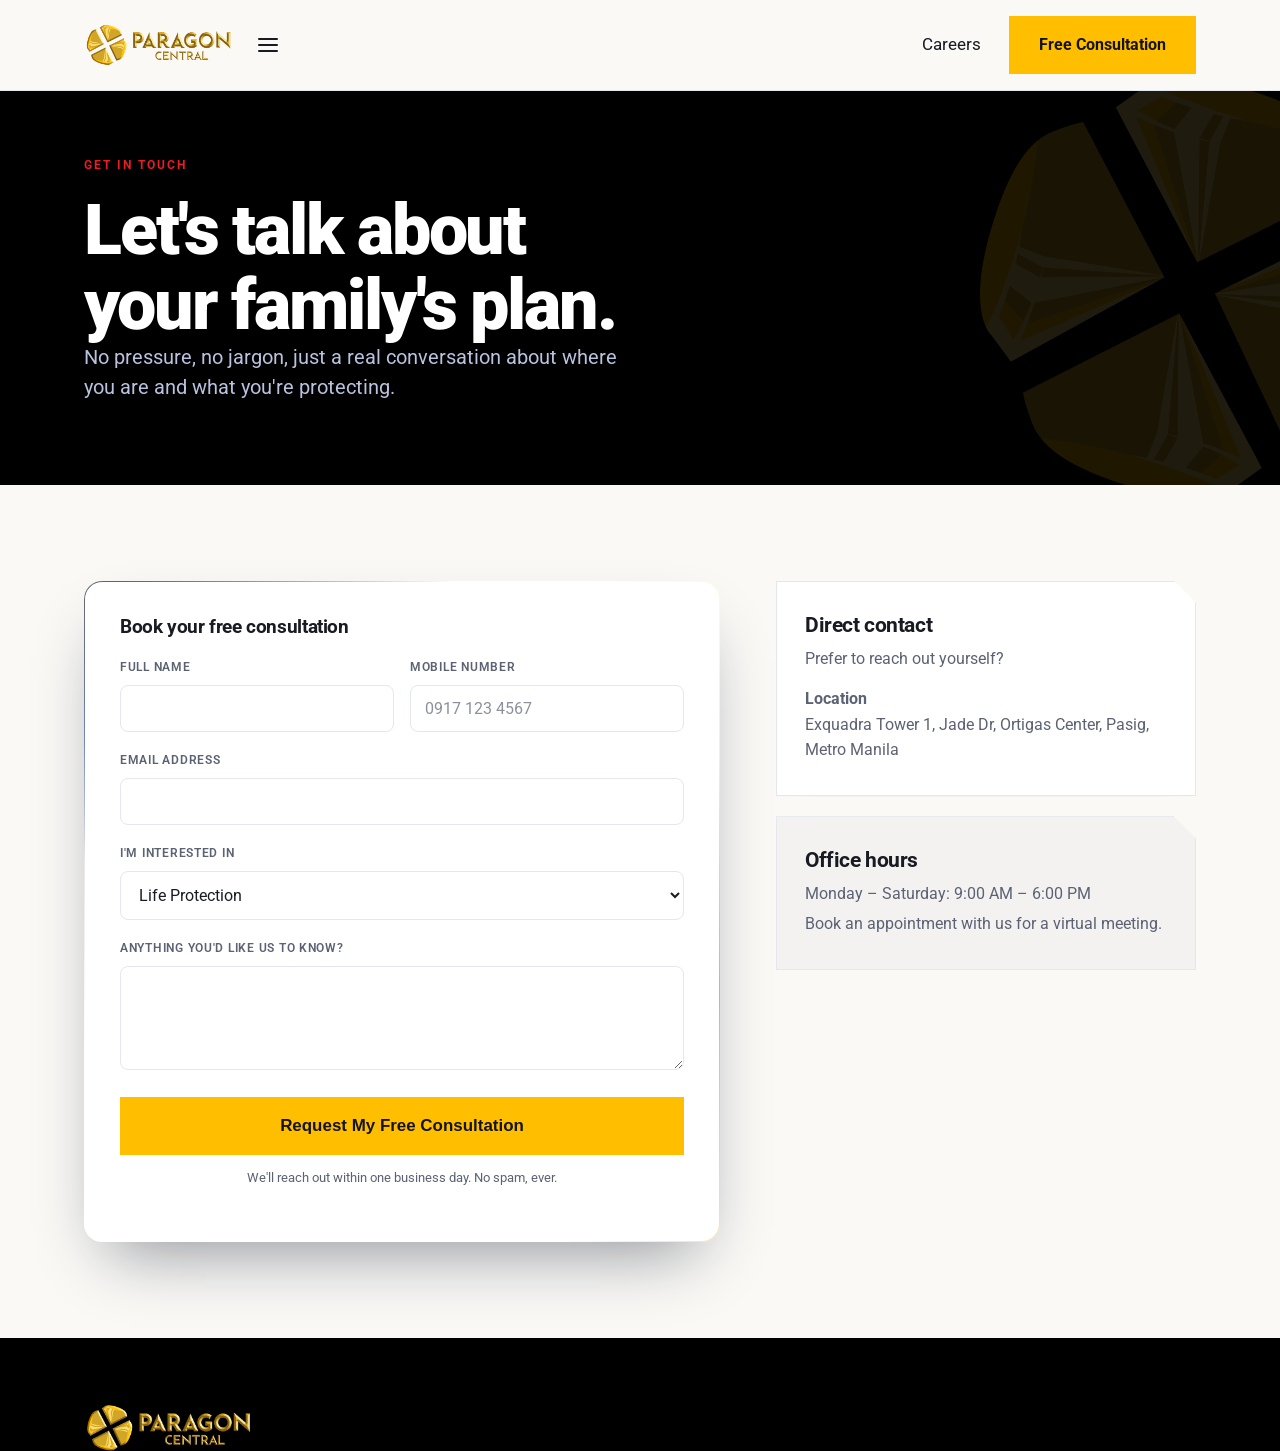
<file: contact.html>
<!DOCTYPE html>
<html lang="en">
<head>
<meta charset="UTF-8">
<meta http-equiv="refresh" content="0; url=/contact/">
<link rel="canonical" href="https://paragoncentral.org/contact/">
<title>Redirecting… | Paragon Central</title>
</head>
<body>
<p>This page has moved. <a href="/contact/">Continue to Contact</a>.</p>
</body>
</html>
</file>
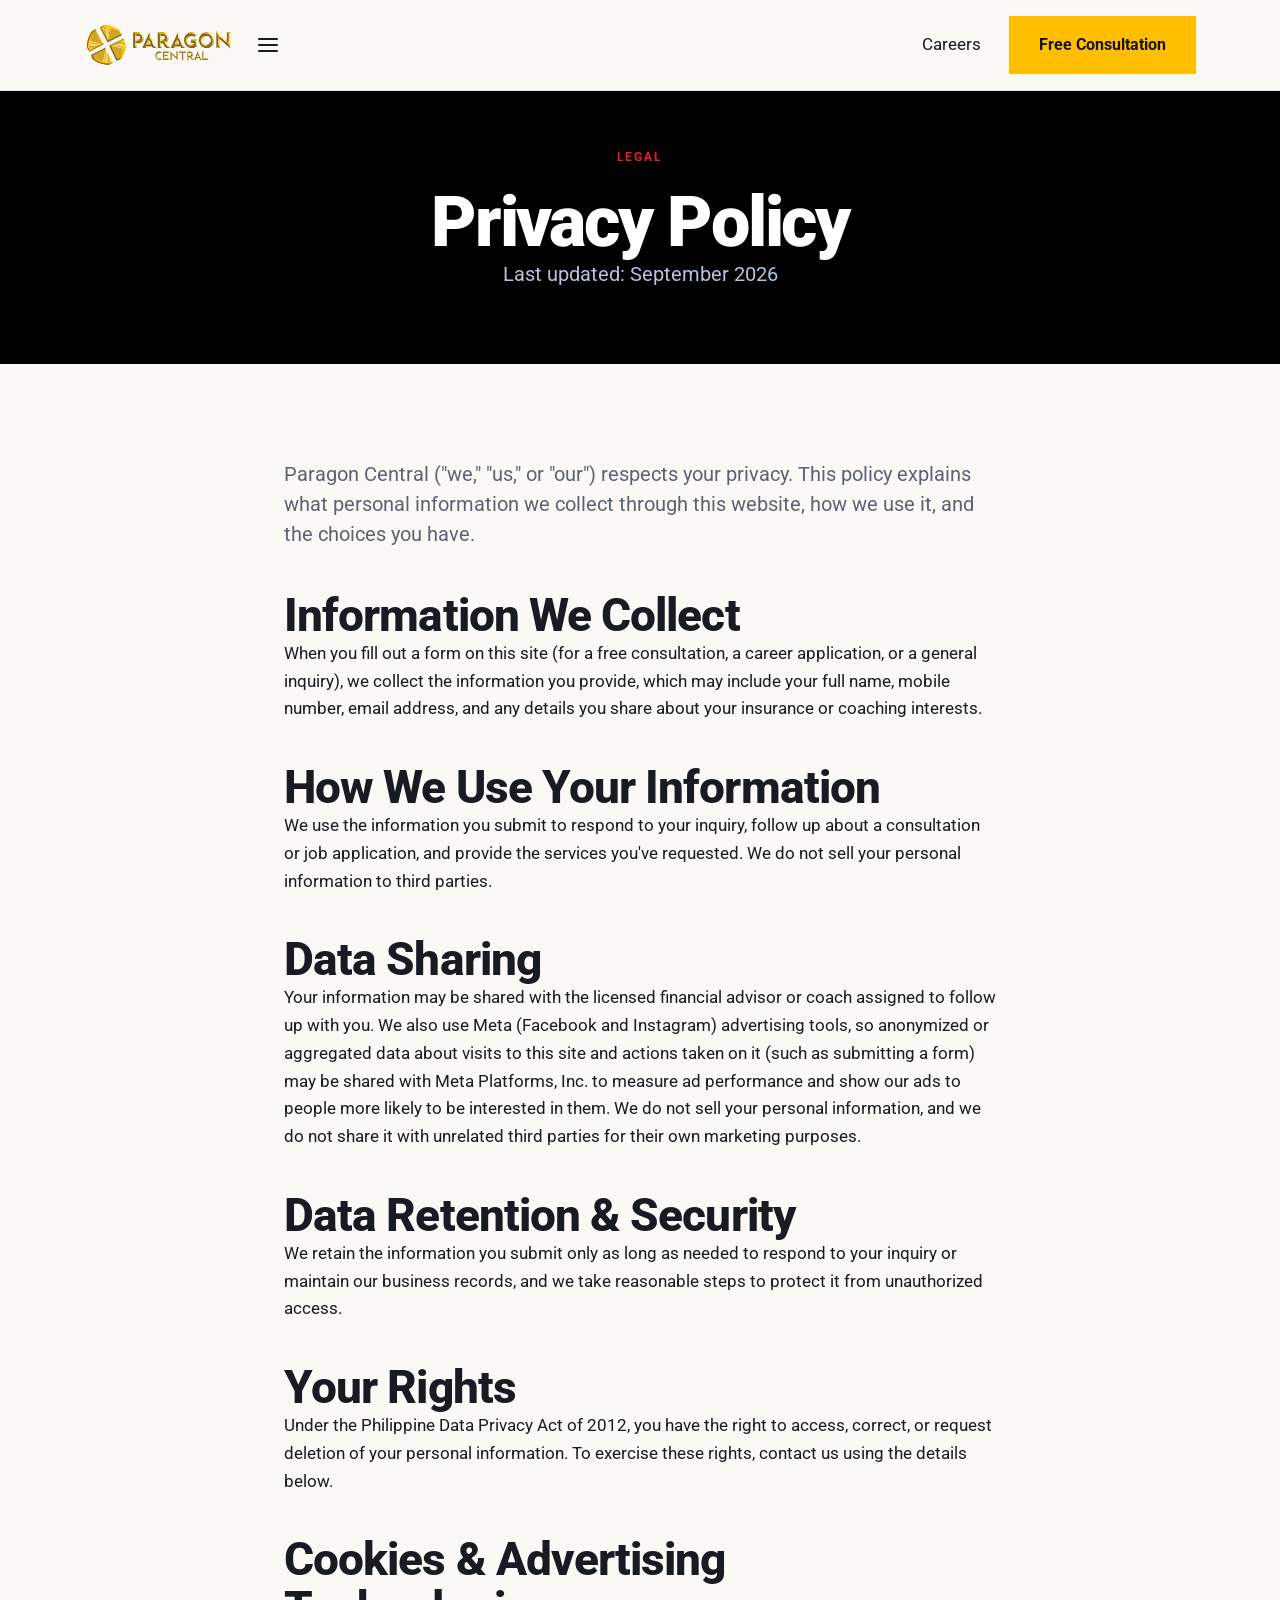
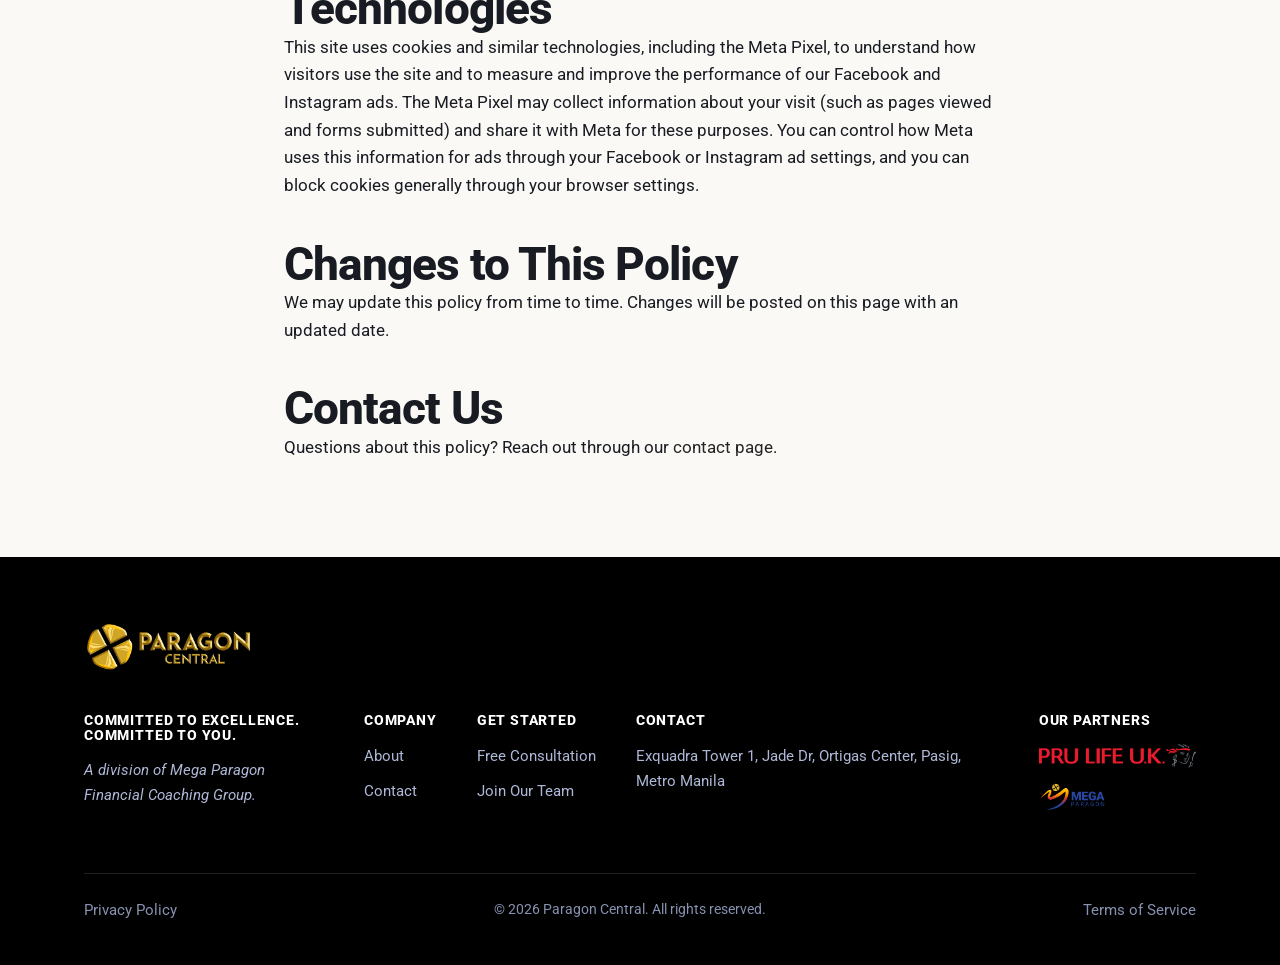
<file: privacy.html>
<!DOCTYPE html>
<html lang="en">
<head>
<meta charset="UTF-8">
<meta http-equiv="refresh" content="0; url=/privacy/">
<link rel="canonical" href="https://paragoncentral.org/privacy/">
<title>Redirecting… | Paragon Central</title>
</head>
<body>
<p>This page has moved. <a href="/privacy/">Continue to Privacy Policy</a>.</p>
</body>
</html>
</file>
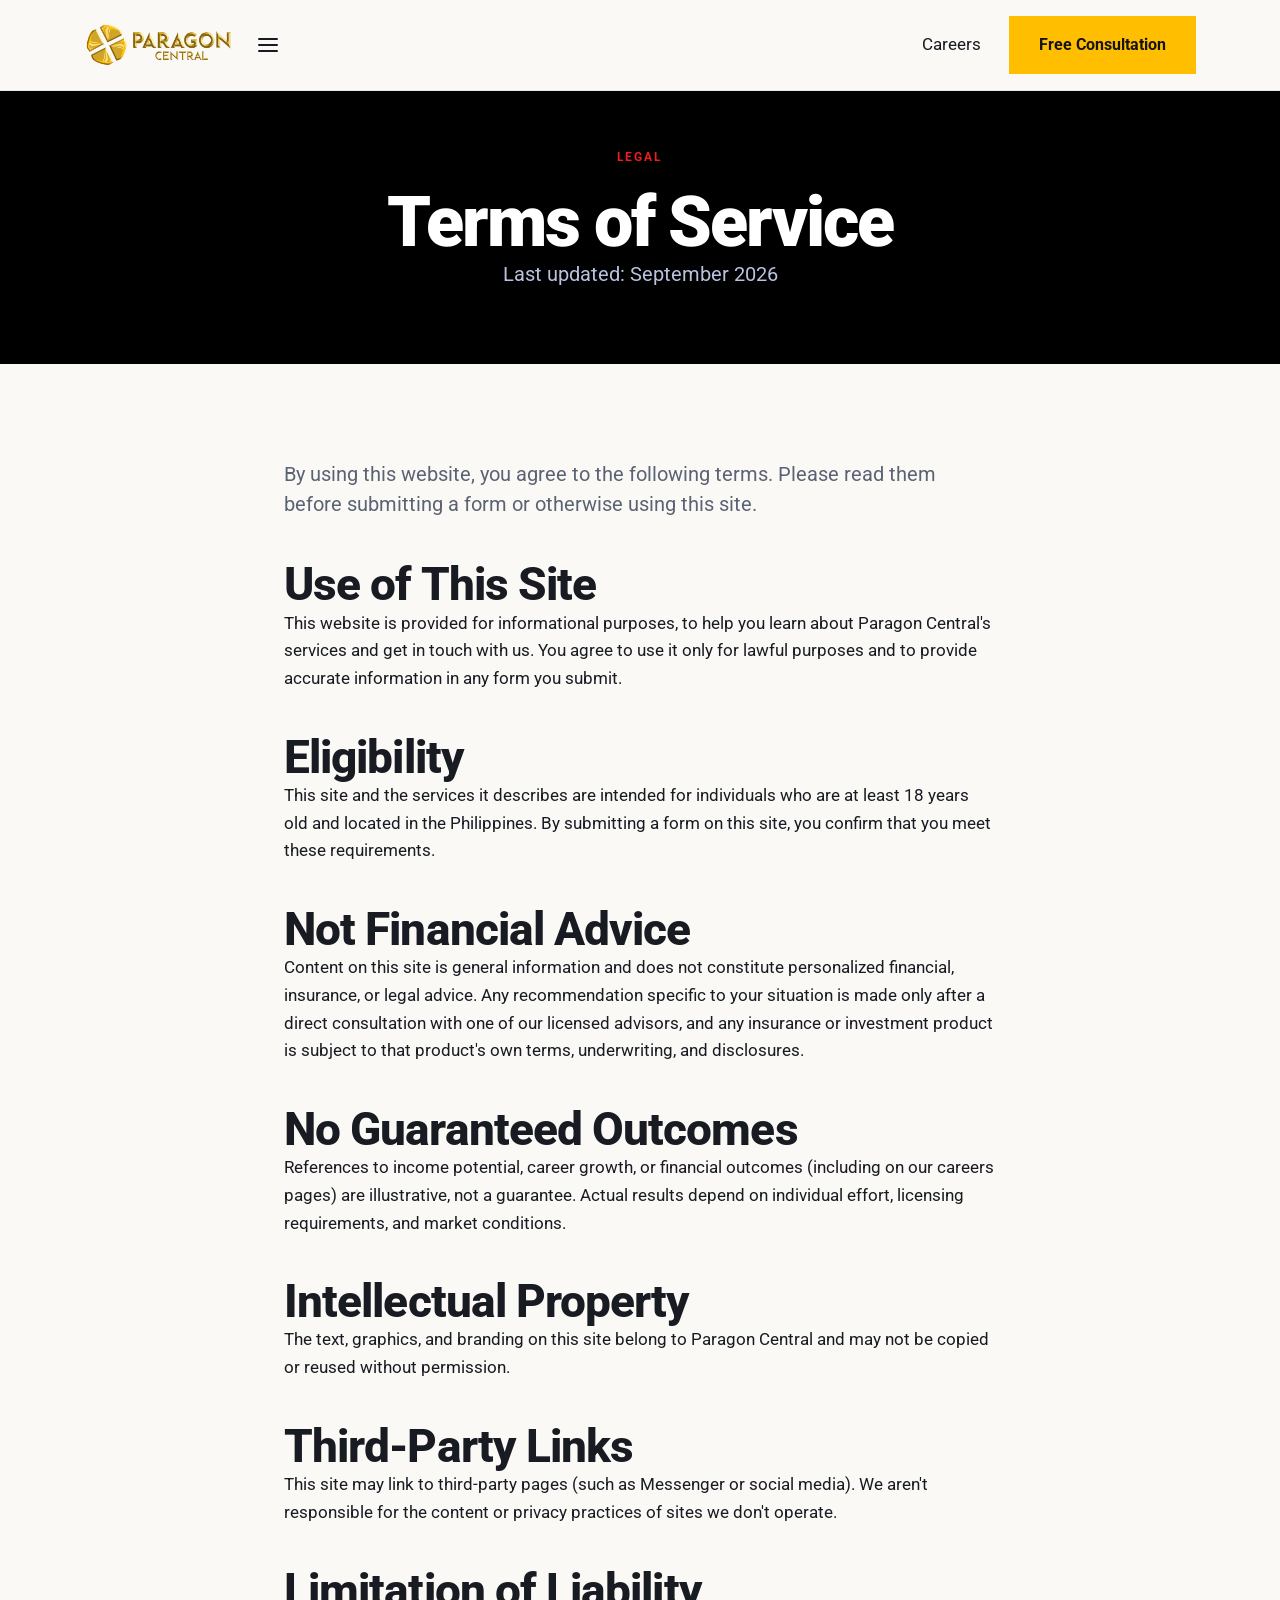
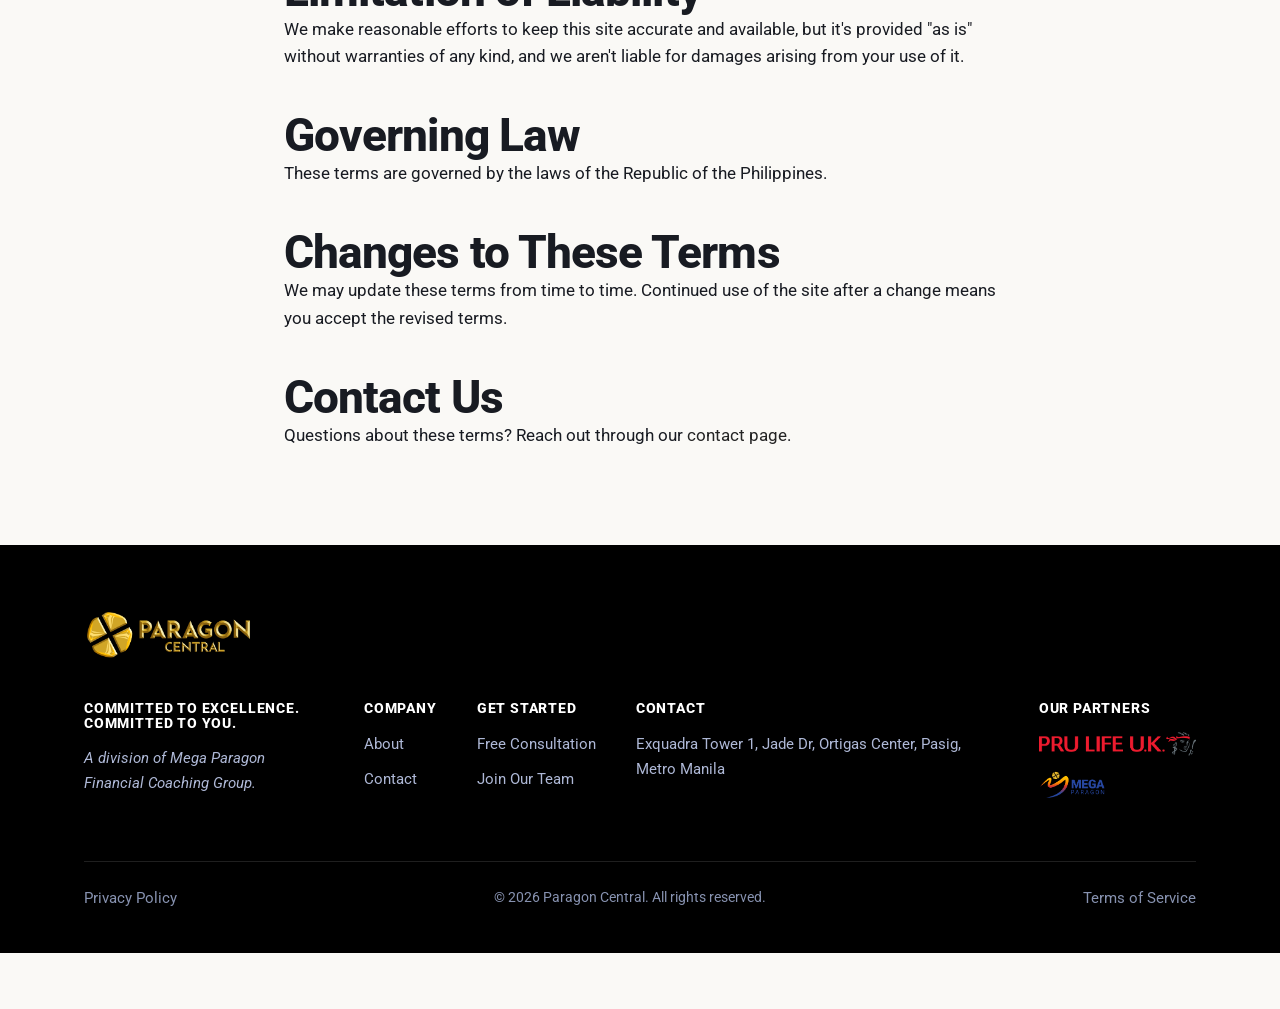
<file: terms.html>
<!DOCTYPE html>
<html lang="en">
<head>
<meta charset="UTF-8">
<meta http-equiv="refresh" content="0; url=/terms/">
<link rel="canonical" href="https://paragoncentral.org/terms/">
<title>Redirecting… | Paragon Central</title>
</head>
<body>
<p>This page has moved. <a href="/terms/">Continue to Terms of Service</a>.</p>
</body>
</html>
</file>
<file: css/style.css>
/* Paragon Central — shared design system (2026 refresh) */

:root{
  --blue:#242424;
  --blue-ink:#141414;
  --blue-950:#000000;
  --blue-50:#F3F2F0;
  --blue-100:#DFDDDA;
  --gold:#FFBF00;
  --gold-deep:#C98F00;
  --gold-pale:#FFE7A3;
  --red:#ED1C24;
  --orange:#FF8B00;
  --ink:#181B22;
  --muted:#5B6273;
  --paper:#FAF9F6;
  --white:#FFFFFF;
  --border:#E4E7F0;
  --shadow:0 20px 40px -20px rgba(18,26,56,.25);
  --shadow-lg:0 32px 64px -24px rgba(11,17,40,.45);
  --grain:url("data:image/svg+xml;utf8,<svg xmlns='http://www.w3.org/2000/svg' width='120' height='120'><filter id='n'><feTurbulence type='fractalNoise' baseFrequency='0.9' numOctaves='2' stitchTiles='stitch'/><feColorMatrix type='saturate' values='0'/></filter><rect width='100%25' height='100%25' filter='url(%23n)' opacity='0.05'/></svg>");
}

*{box-sizing:border-box}
html{-webkit-text-size-adjust:100%;scroll-behavior:smooth}
body{
  margin:0;
  background:var(--paper);
  color:var(--ink);
  font-family:"Roboto",system-ui,-apple-system,"Segoe UI",sans-serif;
  font-size:1.05rem;
  line-height:1.65;
}
img{max-width:100%;display:block}
a{color:inherit;text-decoration:none}
::selection{background:var(--gold);color:var(--blue-ink)}

h1,h2,h3,h4{font-family:"Roboto",sans-serif;font-weight:800;line-height:1.06;letter-spacing:-.02em;margin:0;text-wrap:balance}
h1{font-size:clamp(2.6rem,6vw,4.4rem);font-weight:900;letter-spacing:-.03em}
h2{font-size:clamp(2rem,3.8vw,2.9rem)}
h3{font-size:1.3rem;font-weight:700}
p{margin:0 0 1.1rem}
.lead{font-size:1.22rem;color:var(--muted);font-weight:400;line-height:1.55}

.wrap{max-width:1160px;margin:0 auto;padding:0 24px}
section{padding:96px 0}
@media(max-width:720px){section{padding:64px 0}}

.eyebrow{
  font-weight:700;font-size:.78rem;letter-spacing:.16em;text-transform:uppercase;
  color:var(--gold-deep);margin:0 0 18px;
}
.eyebrow.on-dark{color:var(--red)}

/* ---- facet system (signature motif: chamfered corner, like a cut gem) ---- */
.facet{clip-path:polygon(0 0, calc(100% - 22px) 0, 100% 22px, 100% 100%, 0 100%)}
.facet-sm{clip-path:polygon(0 0, calc(100% - 12px) 0, 100% 12px, 100% 100%, 0 100%)}
.facet-both{clip-path:polygon(22px 0, 100% 0, 100% calc(100% - 22px), calc(100% - 22px) 100%, 0 100%, 0 22px)}
.facet-lg{clip-path:polygon(0 0, calc(100% - 44px) 0, 100% 44px, 100% 100%, 0 100%)}

/* diagonal section transitions — the signature "cut" between blocks */
.tilt-bottom{position:relative}
.tilt-bottom::after{content:"";position:absolute;left:0;right:0;bottom:-1px;height:64px;background:inherit;clip-path:polygon(0 0, 100% 100%, 100% 100%, 0% 100%);z-index:1}
.tilt-bottom-alt::after{clip-path:polygon(0 100%, 100% 0, 100% 100%, 0 100%)}

/* grain texture for depth on dark sections */
.grain{position:relative}
.grain::before{content:"";position:absolute;inset:0;background-image:var(--grain);pointer-events:none;mix-blend-mode:overlay}

/* ---- buttons ---- */
.btn{
  display:inline-flex;align-items:center;justify-content:center;gap:10px;
  font-weight:700;font-size:.98rem;padding:16px 30px;border:none;cursor:pointer;
  transition:transform .18s cubic-bezier(.2,.8,.2,1), box-shadow .18s ease, background .18s ease;
}
.btn:hover{transform:translateY(-2px)}
.btn:active{transform:translateY(0)}
.btn-gold{background:var(--gold);color:var(--blue-ink);box-shadow:0 0 0 0 rgba(255,191,0,.5)}
.btn-gold:hover{background:var(--gold-deep);box-shadow:0 12px 28px -8px rgba(255,191,0,.55)}
.btn-outline{background:transparent;color:var(--white);border:1.5px solid rgba(255,255,255,.5)}
.btn-outline:hover{border-color:var(--white);background:rgba(255,255,255,.06)}
.btn-outline-blue{background:transparent;color:var(--blue);border:1.5px solid var(--blue-100)}
.btn-outline-blue:hover{border-color:var(--blue)}
.btn-block{width:100%}
.btn-lg{padding:19px 34px;font-size:1.06rem}
@media(prefers-reduced-motion:reduce){.btn{transition:none}.btn:hover{transform:none}}

/* ---- header ---- */
header.site{position:sticky;top:0;z-index:40;background:rgba(250,249,246,.88);backdrop-filter:blur(10px) saturate(1.4);border-bottom:1px solid var(--border)}
header.site .wrap{display:flex;align-items:center;justify-content:space-between;gap:24px;padding-top:16px;padding-bottom:16px}
.logo{display:flex;align-items:center;gap:10px;line-height:1.1}
.logo img{height:46px;width:auto;object-fit:contain;flex:none}
footer.site .logo img{height:52px}
.logo-text{display:flex;flex-direction:column;gap:3px}
.logo-name{font-weight:900;font-size:1.05rem;letter-spacing:.01em;color:var(--ink)}
.logo-tag{font-size:.5rem;font-weight:700;letter-spacing:.1em;text-transform:uppercase;color:var(--muted);white-space:nowrap}
nav.main{display:flex;align-items:center;gap:32px}
nav.main a{font-weight:500;font-size:.95rem;color:var(--ink);position:relative}
nav.main a:hover{color:var(--blue)}
.nav-links{display:flex;gap:28px}
.nav-links a.btn{display:none}
.nav-toggle{display:none;background:none;border:none;padding:6px;cursor:pointer;color:var(--ink)}
.nav-toggle svg{width:26px;height:26px;display:block}

.brand-group{display:flex;align-items:center;gap:14px}
.left-menu{position:relative;display:none}
.left-menu-toggle{background:none;border:none;padding:6px;cursor:pointer;color:var(--ink);display:flex}
.left-menu-toggle svg{width:24px;height:24px;display:block}
.left-menu-links{display:none;flex-direction:column;position:absolute;top:100%;left:0;margin-top:10px;background:var(--paper);border:1px solid var(--border);box-shadow:var(--shadow-lg);border-radius:10px;padding:8px;min-width:160px;z-index:50}
.left-menu-links.open{display:flex}
.left-menu-links a{padding:10px 14px;border-radius:6px;font-weight:500;font-size:.95rem;color:var(--ink)}
.left-menu-links a:hover{background:var(--blue-50)}
.desktop-right{display:none;align-items:center;gap:28px}
@media(min-width:841px){
  .left-menu{display:block}
  .desktop-right{display:flex}
  nav.main{display:none}
}
@media(max-width:840px){
  .nav-links{display:none}
  .nav-toggle{display:block}
  header.site{position:relative}
  header.site .nav-links{
    position:absolute;top:100%;left:0;right:0;
    flex-direction:column;gap:0;background:var(--paper);
    border-bottom:1px solid var(--border);box-shadow:var(--shadow-lg);
    padding:8px 24px;
  }
  header.site .nav-links.open{display:flex}
  header.site .nav-links a{padding:14px 0;border-bottom:1px solid var(--border)}
  header.site .nav-links a:last-child{border-bottom:none}
  nav.main>a.btn{display:none}
  header.site .nav-links a.btn{
    display:block;margin:14px 0 8px;border-bottom:none;text-align:center;border-radius:10px;
  }
}

/* ---- hero (dark navy, diamond motif) ---- */
.hero{background:var(--blue-950);color:var(--white);position:relative;overflow:hidden;padding:104px 0 88px}
.hero .wrap{position:relative;z-index:2}
.hero-grid{display:grid;grid-template-columns:var(--cols, minmax(0,1fr) 400px);gap:56px;align-items:center}
@media(max-width:900px){.hero-grid{grid-template-columns:1fr}}
.hero p.lead{color:#B9C2DE}
.hero-mark{position:absolute;right:-120px;top:50%;transform:translateY(-50%);width:640px;opacity:.12;pointer-events:none}
.hero-mark-fg{width:100%;filter:drop-shadow(0 30px 60px rgba(0,0,0,.4))}
.cta-row{display:flex;gap:14px;flex-wrap:wrap;margin-top:36px}

/* ---- hero stats (social-proof counters) ---- */
.hero-stats{display:flex;gap:40px;margin-top:40px;padding-top:28px;border-top:1px solid rgba(255,255,255,.14)}
.hero-stat-num{display:block;font-family:"Roboto",sans-serif;font-weight:900;font-size:clamp(1.6rem,3vw,2.2rem);color:var(--gold);line-height:1}
.hero-stat-label{display:block;margin-top:4px;font-size:.82rem;color:#B9C2DE}

/* ---- trust strip ---- */
.trust{background:var(--white);border-bottom:1px solid var(--border)}
.trust .wrap{display:flex;align-items:center;justify-content:center;gap:22px;padding:22px 24px;flex-wrap:wrap;text-align:center}
.trust img{height:46px;width:auto}
.trust p{margin:0;font-size:.92rem;color:var(--muted)}
.trust strong{color:var(--ink)}

/* ---- cards ---- */
.grid{display:grid;gap:28px}
.grid-3{grid-template-columns:repeat(3,1fr)}
.grid-4{grid-template-columns:repeat(4,1fr)}
.grid-5{grid-template-columns:repeat(5,1fr)}
.grid-2{grid-template-columns:repeat(2,1fr)}
@media(max-width:900px){.grid-3,.grid-4,.grid-5{grid-template-columns:repeat(2,1fr)}}
@media(max-width:600px){.grid-3,.grid-4,.grid-5,.grid-2{grid-template-columns:1fr}}

.card{background:var(--white);border:1px solid var(--border);padding:32px 28px;box-shadow:var(--shadow);transition:transform .2s cubic-bezier(.2,.8,.2,1),box-shadow .2s ease,border-color .2s ease}
.card:hover{transform:translateY(-4px);box-shadow:var(--shadow-lg);border-color:var(--gold)}
.card .icon{width:48px;height:48px;background:var(--blue-50);display:flex;align-items:center;justify-content:center;margin-bottom:18px;clip-path:polygon(0 0, calc(100% - 10px) 0, 100% 10px, 100% 100%, 0 100%)}
.card .icon svg{width:24px;height:24px;stroke:var(--blue)}
.card h3{margin-bottom:10px}
.card p{color:var(--muted);margin-bottom:0;font-size:.98rem}
@media(prefers-reduced-motion:reduce){.card{transition:none}.card:hover{transform:none}}

/* ---- section variants ---- */
.section-blue{background:var(--blue);color:var(--white)}
.section-blue .muted{color:#C7D2EC}
.section-navy{background:linear-gradient(160deg,var(--blue) 0%,var(--blue-950) 100%);color:var(--white)}
.section-navy .muted{color:#AEB8D6}
.section-tint{background:var(--blue-50)}

.leadership-section{overflow:hidden}
.leader-portrait-wrap{position:absolute;left:max(24px, calc((100% - 1160px)/2 + 24px));bottom:0;width:550px;z-index:2}
.leader-portrait{height:1170px;width:auto;max-width:100%;object-fit:contain;object-position:bottom;display:block;filter:drop-shadow(0 24px 40px rgba(0,0,0,.6)) drop-shadow(0 0 50px var(--blue))}
.leader-copy{margin-left:590px;padding-left:20px}
.leader-copy .lead,.leader-copy ul{max-width:640px}
@media(max-width:900px){
  .leadership-section{display:flex;flex-direction:column;padding-bottom:0}
  .leadership-section .wrap{order:1}
  .leader-portrait-wrap{order:2;position:relative;left:auto;bottom:auto;width:100%;max-width:320px;height:auto;margin:24px auto 0;z-index:2}
  .leader-portrait{height:auto;width:100%;display:block}
  .leader-copy{margin-left:0;padding-left:0}
}

.upload-progress{width:100%;height:6px;border-radius:3px;background:var(--border);overflow:hidden;margin-top:12px}
.upload-progress-fill{height:100%;width:0%;background:var(--gold);transition:width .15s linear}

.team-carousel{
  display:flex;gap:12px;overflow-x:auto;scrollbar-width:none;
  mask-image:linear-gradient(to right, transparent, #000 24px, #000 calc(100% - 24px), transparent);
  -webkit-mask-image:linear-gradient(to right, transparent, #000 24px, #000 calc(100% - 24px), transparent);
}
.team-carousel::-webkit-scrollbar{display:none}
.team-carousel figure{flex:none;width:260px;margin:0}
.team-carousel img{width:100%;aspect-ratio:4/3;object-fit:cover;border-radius:12px;display:block}
@media(max-width:600px){.team-carousel figure{width:200px}}

/* ---- band / CTA ---- */
.band{background:linear-gradient(160deg,var(--blue-ink) 0%,var(--blue-950) 100%);color:var(--white);padding:68px 0}
.band .wrap{display:flex;align-items:center;justify-content:space-between;gap:24px;flex-wrap:wrap}
.band h2{font-size:clamp(1.6rem,3vw,2.1rem)}
@media(max-width:720px){.band .wrap{flex-direction:column;text-align:center}}

/* ---- footer ---- */
footer.site{background:var(--blue-950);color:#AEB8D6;padding:64px 0 32px}
footer.site .logo-name{color:var(--white)}
footer.site .logo-tag{color:#AEB8D6}
footer.site .grid{grid-template-columns:240px repeat(4,auto);gap:32px;column-gap:40px;margin-top:40px}
@media(max-width:720px){footer.site .grid{grid-template-columns:1fr 1fr}}
footer.site h4{color:var(--white);font-size:.85rem;letter-spacing:.06em;text-transform:uppercase;margin-bottom:16px}
footer.site a{display:block;color:#AEB8D6;font-size:.94rem;margin-bottom:10px;transition:color .15s ease}
footer.site a:hover{color:var(--gold)}
.foot-bottom{border-top:1px solid rgba(255,255,255,.12);margin-top:48px;padding-top:24px;display:flex;justify-content:space-between;flex-wrap:wrap;gap:12px;font-size:.85rem;color:#8792B0}

/* ---- forms ---- */
@property --border-angle{syntax:'<angle>';inherits:false;initial-value:0deg}

.form-card{
  position:relative;isolation:isolate;
  background:var(--white);
  border-radius:18px;padding:36px;
  box-shadow:var(--shadow-lg);
  color:var(--ink);
}
/* Dark-glass variant: only when the card sits on a dark section, so
   contact.html's form-card (on a plain light section) stays legible.
   Re-themes every token-driven child (.field, .muted, .form-note, h3...)
   just by rescoping the custom properties here — avoids re-declaring
   color rules for every element inside the card. */
.hero .form-card,.section-navy .form-card{
  --ink:#F4F6FB;--muted:#AEB9DC;--white:rgba(255,255,255,.05);
  --border:rgba(255,255,255,.14);--blue:var(--gold);
  background:linear-gradient(165deg,rgba(255,255,255,.05),rgba(255,255,255,.02));
  backdrop-filter:blur(20px);-webkit-backdrop-filter:blur(20px);
  box-shadow:0 30px 70px -30px rgba(0,0,0,.65), inset 0 1px 0 rgba(255,255,255,.08);
}
.form-card h3{color:var(--ink);font-size:1.2rem}
.form-card::before{
  content:"";position:absolute;inset:0;z-index:-1;
  padding:1px;border-radius:inherit;
  /* Two soft comets chasing each other around the ring (gold + blue), each
     ramping up/down over a wide arc rather than a hard 8-16deg jump — a
     tight jump is what made the highlight visually "bunch up" into a bright
     dot at the rounded corners instead of flowing smoothly along the curve. */
  background:conic-gradient(from var(--border-angle),
    transparent 0deg,
    var(--gold-pale) 35deg,
    var(--gold) 55deg,
    var(--gold-deep) 75deg,
    transparent 125deg,
    transparent 215deg,
    var(--blue-100) 250deg,
    #2747A0 270deg,
    var(--blue-ink) 290deg,
    transparent 340deg,
    transparent 360deg);
  -webkit-mask:linear-gradient(#000 0 0) content-box, linear-gradient(#000 0 0);
  -webkit-mask-composite:xor;
  mask-composite:exclude;
  filter:blur(1px);
  animation:border-beam-spin 7s linear infinite;
  pointer-events:none;
}
@keyframes border-beam-spin{to{--border-angle:360deg}}
@media(prefers-reduced-motion:reduce){.form-card::before{animation:none}}

.field{margin-bottom:18px}
.field label{display:block;font-size:.76rem;font-weight:600;letter-spacing:.06em;text-transform:uppercase;margin-bottom:8px;color:var(--muted)}
.field input,.field select,.field textarea{
  width:100%;padding:13px 14px;border:1.5px solid var(--border);background:var(--white);
  border-radius:8px;
  font-family:inherit;font-size:1rem;color:var(--ink);transition:border-color .15s ease, box-shadow .15s ease, background .15s ease;
}
.field input::placeholder,.field textarea::placeholder{color:var(--muted);opacity:.7}
/* The dropdown POPUP is a native OS control that always renders on a
   light background, regardless of the select's own theme — on a dark
   form-card, --ink is locally overridden to a pale color for the closed
   box, and that same pale color was leaking into the option list, making
   it nearly unreadable against the popup's white background. */
.field select option{color:#181B22;background:#fff}
.field input:focus,.field select:focus,.field textarea:focus{outline:none;border-color:var(--blue);box-shadow:0 0 0 3px rgba(255,191,0,.18);background:rgba(255,255,255,.07)}
.form-note{font-size:.8rem;color:var(--muted);margin-top:12px;text-align:center}
.form-success{text-align:center;padding:24px 0}
.form-success h3{margin-bottom:8px}
.form-success p{color:var(--muted);margin:0}

/* ---- misc ---- */
.tag{display:inline-flex;align-items:center;gap:8px;background:var(--blue-50);color:var(--blue);font-size:.82rem;font-weight:600;padding:7px 15px;clip-path:polygon(0 0, calc(100% - 8px) 0, 100% 8px, 100% 100%, 0 100%)}
.divider-gold{width:52px;height:3px;background:var(--gold);margin:0 0 20px}
.center{text-align:center}
.section-head{max-width:640px;margin:0 auto 56px}
.section-head.left{margin:0 0 56px}

/* ---- long-form landing page components ---- */
.myth-grid{display:grid;grid-template-columns:1fr 1fr;gap:2px;background:var(--border);border:1px solid var(--border)}
@media(max-width:720px){.myth-grid{grid-template-columns:1fr}}
.myth-col{background:var(--white);padding:32px 28px}
.myth-col h3{display:flex;align-items:center;gap:10px;margin-bottom:18px;font-size:1.05rem}
.myth-col.no h3{color:var(--red)}
.myth-col.yes h3{color:var(--blue)}
.myth-col ul{margin:0;padding:0;list-style:none}
.myth-col li{display:flex;gap:10px;margin-bottom:14px;color:var(--muted);font-size:.96rem;line-height:1.5}
.myth-col li::before{flex:none;font-weight:700;width:18px}
.myth-col.no li::before{content:"✕";color:var(--red)}
.myth-col.yes li::before{content:"✓";color:var(--blue)}

.check-list{margin:0 0 24px;padding:0;list-style:none}
.check-list li{display:flex;gap:12px;margin-bottom:14px;font-size:1.02rem}
.check-list li::before{content:"✓";flex:none;width:24px;height:24px;background:var(--gold);color:var(--blue-ink);border-radius:50%;display:flex;align-items:center;justify-content:center;font-size:.8rem;font-weight:700}

.callout{background:var(--blue-950);color:var(--white);padding:30px 34px;display:flex;align-items:center;gap:20px;clip-path:polygon(0 0, calc(100% - 26px) 0, 100% 26px, 100% 100%, 0 100%)}
.callout p{margin:0;color:#C7D2EC}
.callout strong{color:var(--white)}
@media(max-width:720px){.callout{flex-direction:column;align-items:flex-start;text-align:left}}

.step-list{counter-reset:step;margin:0;padding:0;list-style:none}
.step-list li{counter-increment:step;display:flex;gap:18px;padding:22px 0;border-bottom:1px solid var(--border)}
.step-list li:last-child{border-bottom:none}
.step-list li::before{content:counter(step);flex:none;width:36px;height:36px;background:var(--blue-50);color:var(--blue);font-weight:800;display:flex;align-items:center;justify-content:center;clip-path:polygon(0 0, calc(100% - 9px) 0, 100% 9px, 100% 100%, 0 100%)}
.step-list h4{margin-bottom:4px;font-size:1.04rem}
.step-list p{margin:0;color:var(--muted);font-size:.94rem}

@media(prefers-reduced-motion:reduce){*{scroll-behavior:auto!important;transition:none!important}}

/* ---- services ticker (infinite marquee, diamond separators) ---- */
.ticker{padding:0;overflow:hidden;background:var(--blue-950);border-top:1px solid rgba(255,255,255,.12);border-bottom:1px solid rgba(255,255,255,.12)}
.ticker-track{display:flex;align-items:center;width:max-content;gap:32px;padding:32px 0;animation:ticker-scroll 26s linear infinite}
.ticker-item{display:flex;align-items:center;gap:32px;flex:none}
.ticker-item span{font-family:ui-monospace,"SFMono-Regular",Menlo,Consolas,"Liberation Mono",monospace;font-weight:400;font-size:.875rem;letter-spacing:.2em;text-transform:uppercase;color:rgba(255,255,255,.5);white-space:nowrap}
.ticker-item i{width:8px;height:8px;flex:none;background:var(--gold);transform:rotate(45deg)}
@media(min-width:640px){.ticker-track,.ticker-item{gap:48px}.ticker-item span{font-size:1rem}}
@keyframes ticker-scroll{from{transform:translateX(0)}to{transform:translateX(-50%)}}
@media(prefers-reduced-motion:reduce){.ticker-track{animation:none}}

/* ---- flag spotlight (cursor-revealed PH flag behind hero overlay) ---- */
.flag-spotlight{position:absolute;inset:0;overflow:hidden;z-index:0}
.flag-spotlight-img{position:absolute;inset:0;width:100%;height:100%;background-image:url(../img/hero-main.jpg);background-size:cover;background-position:center 20%}
.flag-spotlight-overlay{position:absolute;inset:0;background:var(--blue-950);opacity:.93}
.flag-spotlight-mask{
  opacity:1;
  mask-image:radial-gradient(circle 640px at var(--spot-x,50%) var(--spot-y,40%), rgba(0,0,0,.5) 0%, rgba(0,0,0,.5) 38%, black 68%, black 100%);
  -webkit-mask-image:radial-gradient(circle 640px at var(--spot-x,50%) var(--spot-y,40%), rgba(0,0,0,.5) 0%, rgba(0,0,0,.5) 38%, black 68%, black 100%);
}
@media(hover:none),(pointer:coarse){.flag-spotlight-mask{mask-image:none;-webkit-mask-image:none;opacity:.93}}

/* ---- flow-field canvas background (drifting particle lines) ---- */
.flow-bg{position:absolute;inset:0;z-index:0;overflow:hidden}
.flow-canvas{position:absolute;inset:0;width:100%;height:100%}

/* ---- custom cursor (gold ring + trailing dot) ---- */
.cursor-dot{position:fixed;top:0;left:0;width:8px;height:8px;border-radius:50%;background:var(--gold);pointer-events:none;z-index:9999;opacity:0;transition:opacity .2s ease}
.cursor-ring{position:fixed;top:0;left:0;width:32px;height:32px;border-radius:50%;border:2px solid var(--gold);pointer-events:none;z-index:9999;opacity:0;transition:opacity .2s ease}
.cursor-active,.cursor-active *{cursor:none!important}
@media(hover:none),(pointer:coarse){.cursor-dot,.cursor-ring{display:none!important}}
@media(prefers-reduced-motion:reduce){.cursor-dot,.cursor-ring{display:none!important}}

/* ---- build transition (scroll-pinned "Let's Learn" collision/shatter,
   faithful port of KJ3's BuildTransition.jsx) ---- */
.build-transition{position:relative;height:100dvh;width:100%;overflow:hidden;background:var(--blue-950)}
.bt-flash{position:absolute;inset:0;background:rgba(255,191,0,.6);opacity:0;pointer-events:none}
.bt-ring{position:absolute;left:50%;top:50%;width:40px;height:40px;margin:-20px 0 0 -20px;border-radius:50%;border:2px solid var(--gold);opacity:0;pointer-events:none}
.bt-sparks{position:absolute;inset:0;pointer-events:none}
.bt-spark{position:absolute;left:50%;top:50%;opacity:0;background:linear-gradient(to top, transparent, var(--c1), var(--c2))}
.bt-spark.spark-white{--c1:#fff;--c2:#fff}
.bt-spark.spark-gold{--c1:var(--gold);--c2:var(--gold)}
.bt-spark.spark-gold-deep{--c1:var(--gold-deep);--c2:var(--gold)}
.bt-stage{position:absolute;inset:0;display:flex;flex-direction:column;align-items:center;justify-content:center}
.bt-wordmark{position:relative;width:100%;height:16vw;display:flex;align-items:center;justify-content:center}
.bt-piece{position:absolute;inset:0;display:flex;align-items:center;justify-content:center;will-change:transform}
.bt-lets,.bt-learn{font-weight:900;font-size:11vw;line-height:1;white-space:nowrap;will-change:transform}
.bt-lets{color:var(--white);margin-right:-1.3vw}
.bt-learn{color:var(--gold)}
.bt-tagline{margin-top:-1rem;font-style:italic;font-size:1.15rem;letter-spacing:.02em;color:rgba(255,255,255,.7)}
.build-transition-buffer{position:relative;z-index:10;margin-top:-56px;height:56px;background:var(--blue-950);pointer-events:none}
@media(max-width:720px){.bt-wordmark{height:22vw}.bt-lets,.bt-learn{font-size:15vw}}

/* ---- magnetic text (letters pull toward the cursor) ---- */
.magnetic-letter{display:inline-block;transition:transform .15s ease-out;will-change:transform}
@media(prefers-reduced-motion:reduce){.magnetic-letter{transition:none}}

/* ---- attention bounce (continuous jump for a CTA that needs noticing) ----
   Lives on a wrapper span, not the .btn itself — the button already animates
   its own transform on hover and via magnetic.js's pointermove, and a CSS
   keyframe animation on that same property would fight both. */
.btn-jump{display:inline-block;animation:btn-jump-bounce 1.6s ease-in-out infinite}
@keyframes btn-jump-bounce{0%,100%{transform:translateY(0)}50%{transform:translateY(-10px)}}
@media(prefers-reduced-motion:reduce){.btn-jump{animation:none}}
</file>
